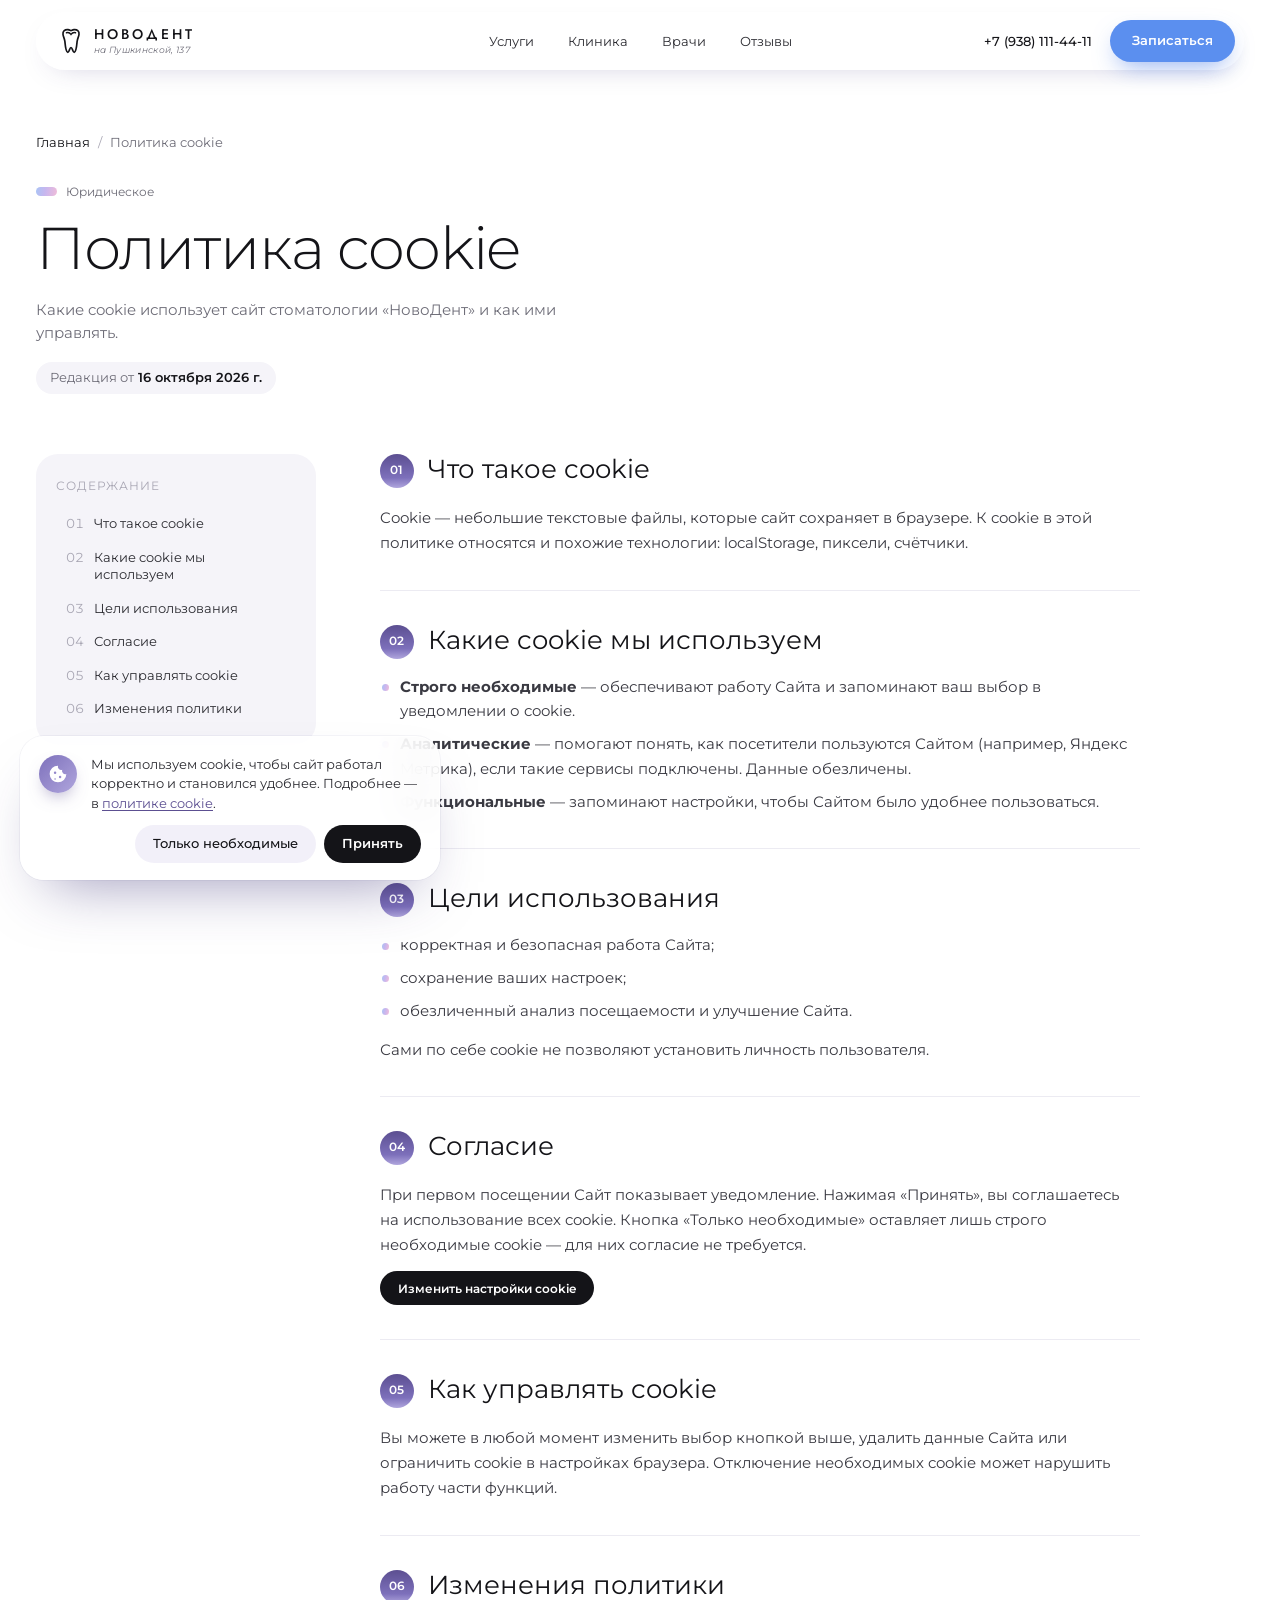
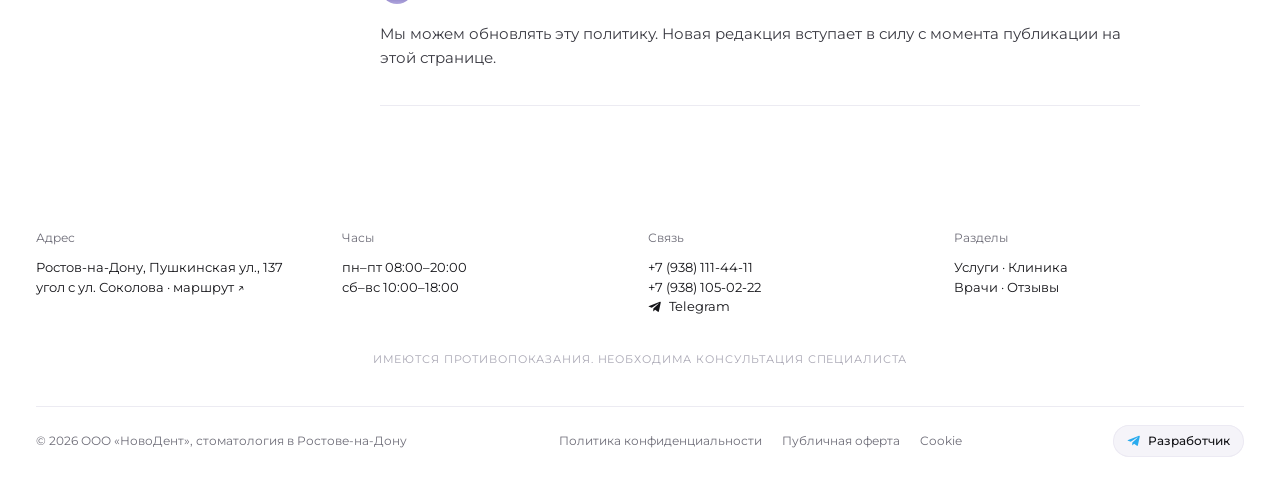
<file: cookies.html>
<!doctype html>
<html lang="ru">
<head>
  <meta charset="utf-8">
  <meta name="viewport" content="width=device-width, initial-scale=1">
  <title>Политика cookie — НовоДент</title>
  <meta name="description" content="Какие cookie использует сайт стоматологии «НовоДент» и как ими управлять.">
  <link rel="preconnect" href="https://fonts.googleapis.com">
  <link rel="preconnect" href="https://fonts.gstatic.com" crossorigin>
  <link href="https://fonts.googleapis.com/css2?family=Jost:wght@300;400;500&family=Montserrat:wght@300;400;500;600;700&display=swap" rel="stylesheet">
  <link rel="icon" href="favicon.svg" type="image/svg+xml">
  <link rel="stylesheet" href="styles.css">
</head>
<body class="legal-page">

<!-- Шаблон документа: проверьте у юриста и заполните выделенные поля -->
<header class="header" id="header">
  <div class="container header__inner">
    <a href="index.html" class="logo" aria-label="НовоДент — на главную">
      <svg class="logo__mark logo__mark--tooth" viewBox="0 0 48 52" aria-hidden="true"><path d="M8 13C7 6 12 2.5 18 3.2c3.3.4 4.6 2 6 2s2.7-1.6 6-2C36 2.5 41 6 40 13c-.7 5-3.2 8.2-3.8 14-.7 7.3-1.6 20.5-5.6 21.6-3 .8-3.8-9.6-6.6-9.6s-3.6 10.4-6.6 9.6c-4-1.1-4.9-14.3-5.6-21.6C11.2 21.2 8.7 18 8 13Z" fill="none" stroke="currentColor" stroke-width="3.4" stroke-linejoin="round"/><path d="M15 9.5c4.5-1.5 7.5 1.3 9 3.3 1.5-2 4.5-4.8 9-3.3" fill="none" stroke="currentColor" stroke-width="3" stroke-linecap="round"/></svg>
      <span class="logo__text logo__text--nd">НОВОДЕНТ<small>на Пушкинской, 137</small></span>
    </a>
    <nav class="nav" id="nav">
      <a href="index.html#services">Услуги</a>
      <a href="index.html#clinic">Клиника</a>
      <a href="index.html#doctors">Врачи</a>
      <a href="index.html#reviews">Отзывы</a>
    </nav>
    <div class="header__right">
      <a href="tel:+79381114411" class="header__phone">+7 (938) 111-44-11</a>
      <a href="index.html#booking" class="btn btn--blue btn--sm">Записаться</a>
      <button class="burger" id="burger" aria-label="Меню"><span></span><span></span></button>
    </div>
  </div>
</header>

<main class="container legal">
  <nav class="legal__crumbs" aria-label="Навигация"><a href="index.html">Главная</a><span>/</span>Политика cookie</nav>
  <span class="label">Юридическое</span>
  <h1 class="legal__title">Политика cookie</h1>
  <p class="legal__lead">Какие cookie использует сайт стоматологии «НовоДент» и как ими управлять.</p>
  <p class="legal__date">Редакция от <b>16 октября 2026 г.</b></p>

  <div class="legal__grid">
    <aside class="legal__toc">
      <span>Содержание</span>
      <ol><li><a href="#s1">Что такое cookie</a></li><li><a href="#s2">Какие cookie мы используем</a></li><li><a href="#s3">Цели использования</a></li><li><a href="#s4">Согласие</a></li><li><a href="#s5">Как управлять cookie</a></li><li><a href="#s6">Изменения политики</a></li></ol>
    </aside>
    <article class="legal__body">
      <section class="legal__sec" id="s1">
        <h2><span>01</span>Что такое cookie</h2>
        <p>Cookie — небольшие текстовые файлы, которые сайт сохраняет в браузере. К cookie в этой политике относятся и похожие технологии: localStorage, пиксели, счётчики.</p>
      </section>
      <section class="legal__sec" id="s2">
        <h2><span>02</span>Какие cookie мы используем</h2>
        <ul><li><b>Строго необходимые</b> — обеспечивают работу Сайта и запоминают ваш выбор в уведомлении о cookie.</li><li><b>Аналитические</b> — помогают понять, как посетители пользуются Сайтом (например, Яндекс Метрика), если такие сервисы подключены. Данные обезличены.</li><li><b>Функциональные</b> — запоминают настройки, чтобы Сайтом было удобнее пользоваться.</li></ul>
      </section>
      <section class="legal__sec" id="s3">
        <h2><span>03</span>Цели использования</h2>
        <ul><li>корректная и безопасная работа Сайта;</li><li>сохранение ваших настроек;</li><li>обезличенный анализ посещаемости и улучшение Сайта.</li></ul><p>Сами по себе cookie не позволяют установить личность пользователя.</p>
      </section>
      <section class="legal__sec" id="s4">
        <h2><span>04</span>Согласие</h2>
        <p>При первом посещении Сайт показывает уведомление. Нажимая «Принять», вы соглашаетесь на использование всех cookie. Кнопка «Только необходимые» оставляет лишь строго необходимые cookie — для них согласие не требуется.</p><p><button type="button" class="btn btn--dark btn--sm" data-cookie-reset>Изменить настройки cookie</button></p>
      </section>
      <section class="legal__sec" id="s5">
        <h2><span>05</span>Как управлять cookie</h2>
        <p>Вы можете в любой момент изменить выбор кнопкой выше, удалить данные Сайта или ограничить cookie в настройках браузера. Отключение необходимых cookie может нарушить работу части функций.</p>
      </section>
      <section class="legal__sec" id="s6">
        <h2><span>06</span>Изменения политики</h2>
        <p>Мы можем обновлять эту политику. Новая редакция вступает в силу с момента публикации на этой странице.</p>
      </section>

    </article>
  </div>
</main>

<footer class="footer container">
  <div class="footer__cols">
    <div><span>Адрес</span><p>Ростов-на-Дону, Пушкинская ул., 137<br>угол с ул. Соколова · <a href="https://yandex.ru/maps/org/novodent/208038139063/" target="_blank" rel="noopener">маршрут ↗</a></p></div>
    <div><span>Часы</span><p>пн–пт 08:00–20:00<br>сб–вс 10:00–18:00</p></div>
    <div><span>Связь</span><p><a href="tel:+79381114411">+7 (938) 111-44-11</a><br><a href="tel:+79381050222">+7 (938) 105-02-22</a><br><a href="https://t.me/novodentclinic" target="_blank" rel="noopener" class="vk-link"><svg width="14" height="14" viewBox="0 0 24 24" aria-hidden="true"><path fill="currentColor" d="M21.9 4.3 18.7 19.4c-.2 1-.9 1.3-1.7.8l-4.8-3.6-2.3 2.2c-.3.3-.5.5-1 .5l.3-4.9 8.9-8c.4-.3-.1-.5-.6-.2l-11 6.9-4.7-1.5c-1-.3-1-1 .2-1.5L20.5 3c.9-.3 1.6.2 1.4 1.3z"/></svg>Telegram</a></p></div>
    <div><span>Разделы</span><p><a href="index.html#services">Услуги</a> · <a href="index.html#clinic">Клиника</a><br><a href="index.html#doctors">Врачи</a> · <a href="index.html#reviews">Отзывы</a></p></div>
  </div>
  <p class="footer__warn">Имеются противопоказания. Необходима консультация специалиста</p>
  <div class="footer__bottom">
    <span>© 2026 ООО «НовоДент», стоматология в Ростове-на-Дону</span>
    <nav class="footer__legal" aria-label="Документы">
      <a href="privacy.html">Политика конфиденциальности</a>
      <a href="offer.html">Публичная оферта</a>
      <a href="cookies.html">Cookie</a>
    </nav>
    <a class="dev-link" href="https://t.me/vladimir_nvrs" target="_blank" rel="noopener">
      <svg width="14" height="14" viewBox="0 0 24 24" aria-hidden="true"><path fill="currentColor" d="M21.9 4.3 18.7 19.4c-.2 1-.9 1.3-1.7.8l-4.8-3.6-2.3 2.2c-.3.3-.5.5-1 .5l.3-4.9 8.9-8c.4-.3-.1-.5-.6-.2l-11 6.9-4.7-1.5c-1-.3-1-1 .2-1.5L20.5 3c.9-.3 1.6.2 1.4 1.3z"/></svg>
      Разработчик
    </a>
  </div>
</footer>

<script src="common.js"></script>
</body>
</html>
</file>
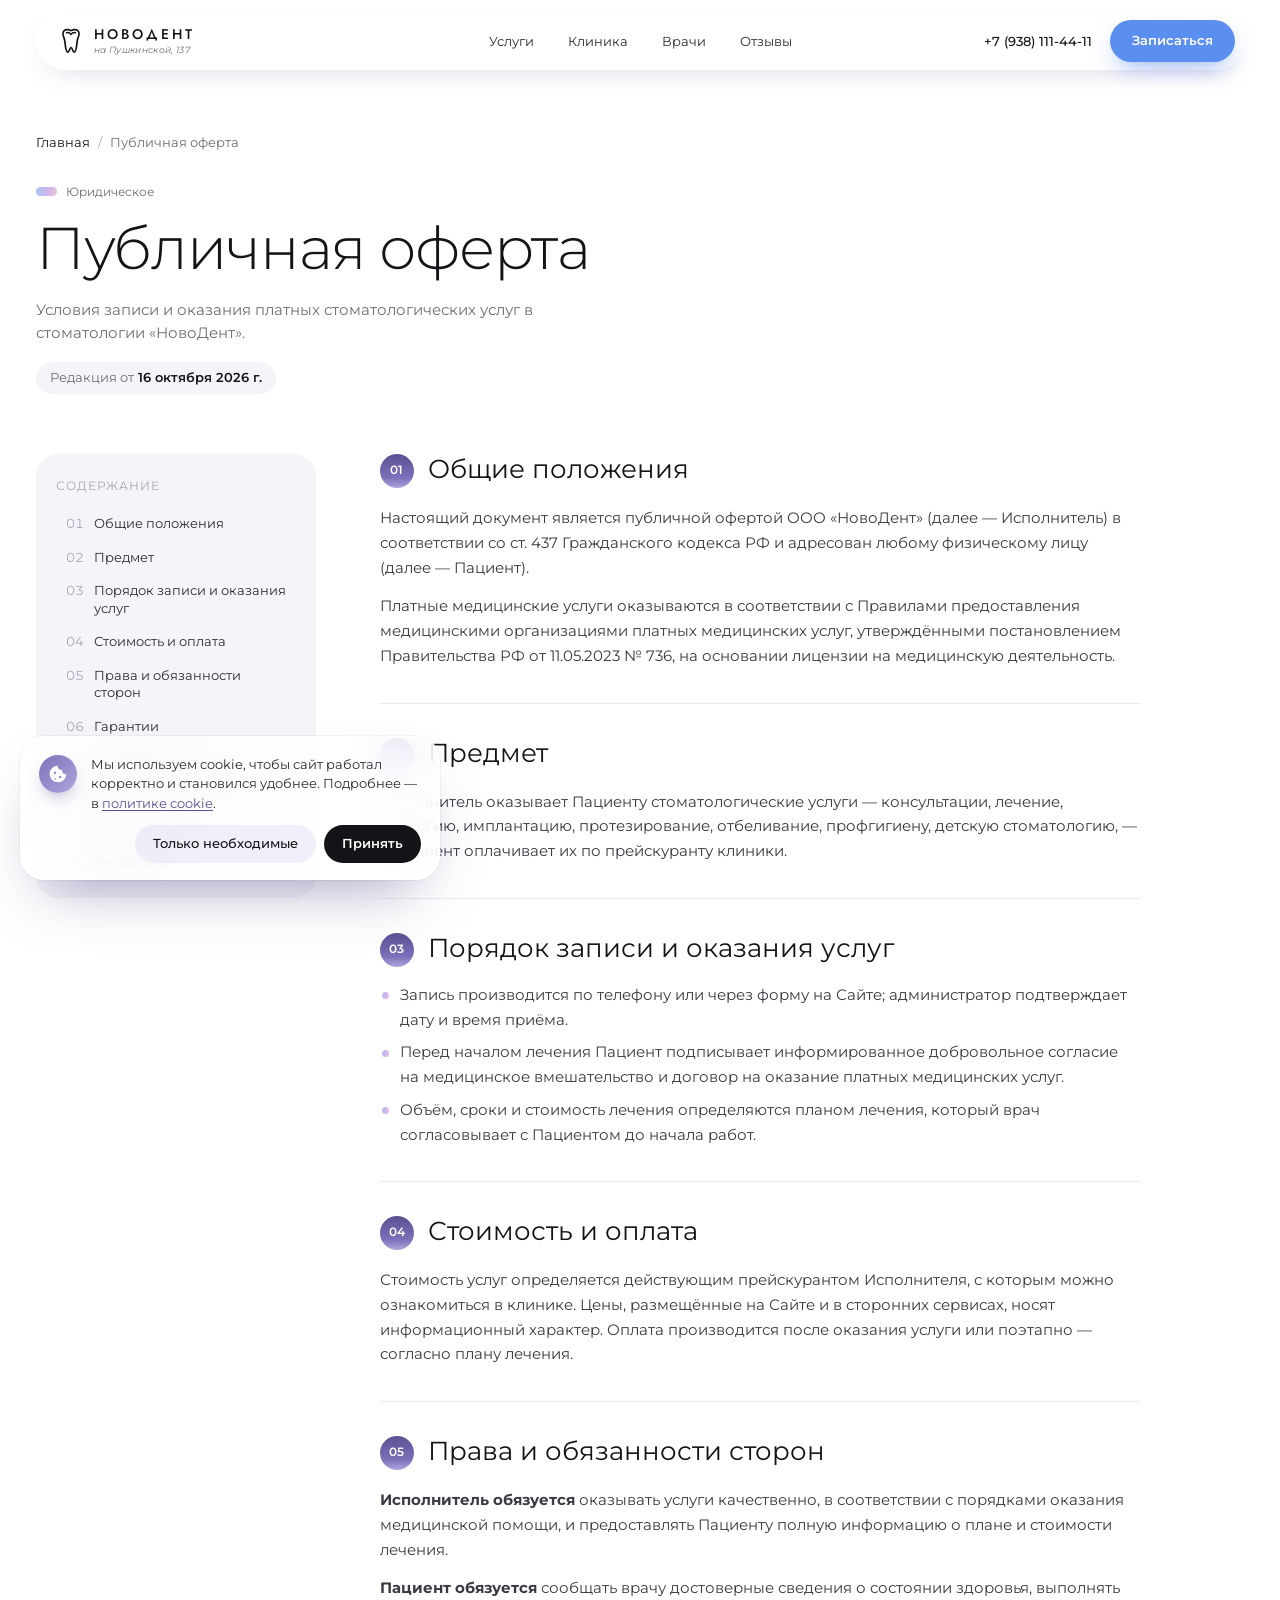
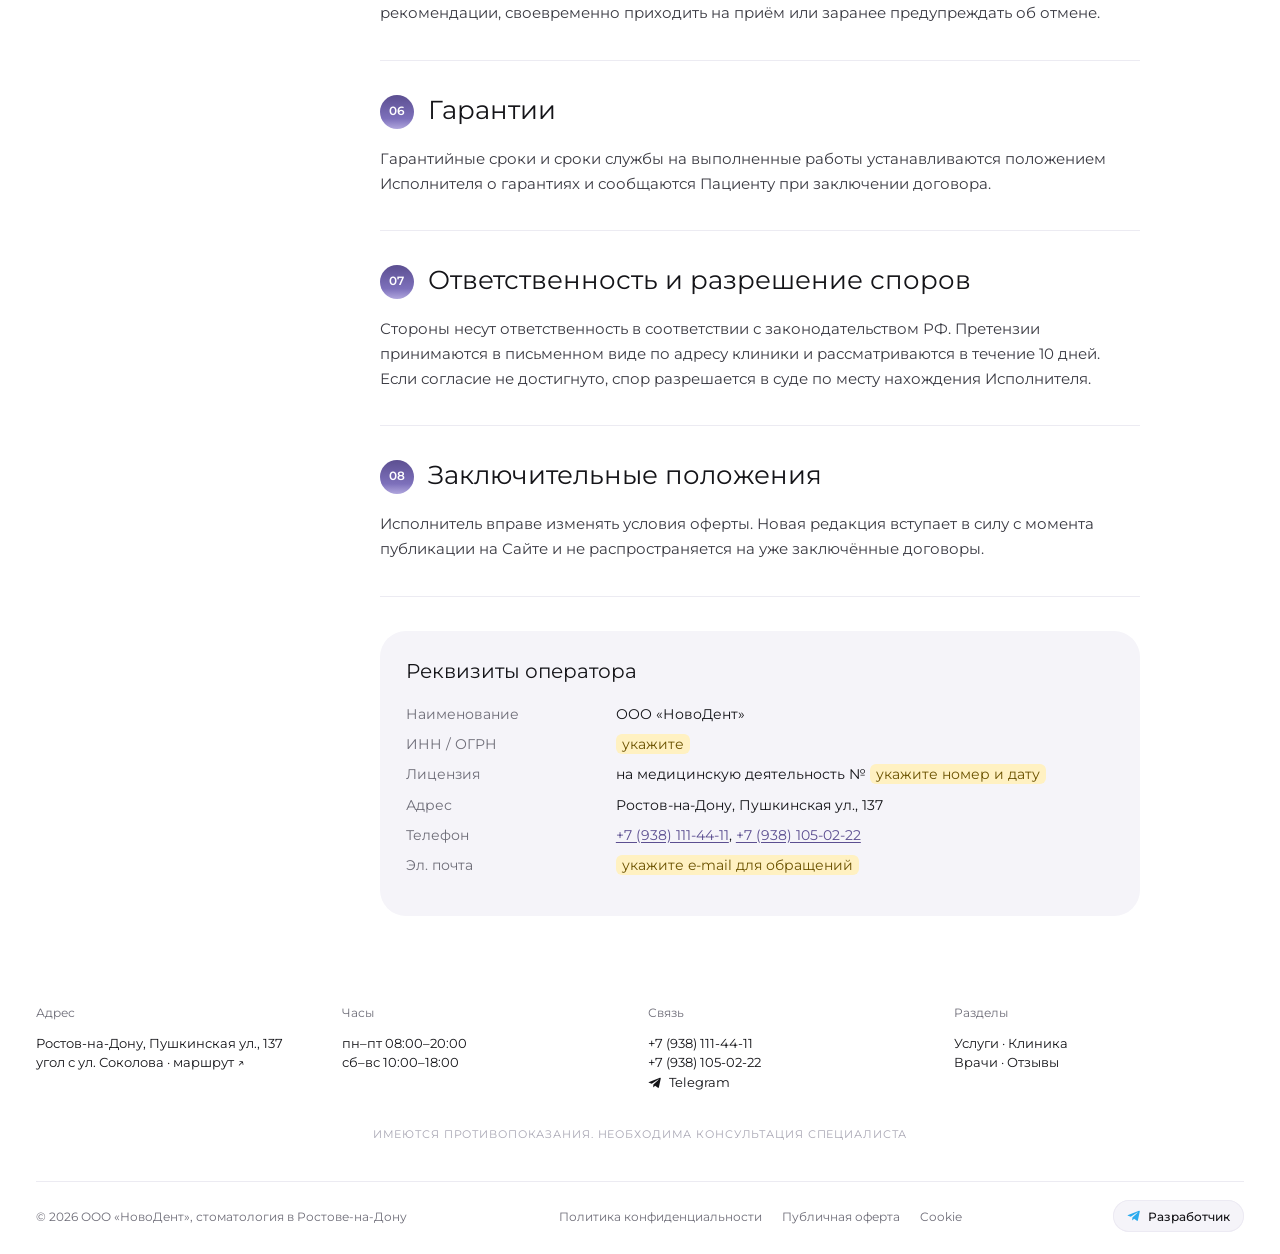
<file: offer.html>
<!doctype html>
<html lang="ru">
<head>
  <meta charset="utf-8">
  <meta name="viewport" content="width=device-width, initial-scale=1">
  <title>Публичная оферта — НовоДент</title>
  <meta name="description" content="Условия записи и оказания платных стоматологических услуг в стоматологии «НовоДент».">
  <link rel="preconnect" href="https://fonts.googleapis.com">
  <link rel="preconnect" href="https://fonts.gstatic.com" crossorigin>
  <link href="https://fonts.googleapis.com/css2?family=Jost:wght@300;400;500&family=Montserrat:wght@300;400;500;600;700&display=swap" rel="stylesheet">
  <link rel="icon" href="favicon.svg" type="image/svg+xml">
  <link rel="stylesheet" href="styles.css">
</head>
<body class="legal-page">

<!-- Шаблон документа: проверьте у юриста и заполните выделенные поля -->
<header class="header" id="header">
  <div class="container header__inner">
    <a href="index.html" class="logo" aria-label="НовоДент — на главную">
      <svg class="logo__mark logo__mark--tooth" viewBox="0 0 48 52" aria-hidden="true"><path d="M8 13C7 6 12 2.5 18 3.2c3.3.4 4.6 2 6 2s2.7-1.6 6-2C36 2.5 41 6 40 13c-.7 5-3.2 8.2-3.8 14-.7 7.3-1.6 20.5-5.6 21.6-3 .8-3.8-9.6-6.6-9.6s-3.6 10.4-6.6 9.6c-4-1.1-4.9-14.3-5.6-21.6C11.2 21.2 8.7 18 8 13Z" fill="none" stroke="currentColor" stroke-width="3.4" stroke-linejoin="round"/><path d="M15 9.5c4.5-1.5 7.5 1.3 9 3.3 1.5-2 4.5-4.8 9-3.3" fill="none" stroke="currentColor" stroke-width="3" stroke-linecap="round"/></svg>
      <span class="logo__text logo__text--nd">НОВОДЕНТ<small>на Пушкинской, 137</small></span>
    </a>
    <nav class="nav" id="nav">
      <a href="index.html#services">Услуги</a>
      <a href="index.html#clinic">Клиника</a>
      <a href="index.html#doctors">Врачи</a>
      <a href="index.html#reviews">Отзывы</a>
    </nav>
    <div class="header__right">
      <a href="tel:+79381114411" class="header__phone">+7 (938) 111-44-11</a>
      <a href="index.html#booking" class="btn btn--blue btn--sm">Записаться</a>
      <button class="burger" id="burger" aria-label="Меню"><span></span><span></span></button>
    </div>
  </div>
</header>

<main class="container legal">
  <nav class="legal__crumbs" aria-label="Навигация"><a href="index.html">Главная</a><span>/</span>Публичная оферта</nav>
  <span class="label">Юридическое</span>
  <h1 class="legal__title">Публичная оферта</h1>
  <p class="legal__lead">Условия записи и оказания платных стоматологических услуг в стоматологии «НовоДент».</p>
  <p class="legal__date">Редакция от <b>16 октября 2026 г.</b></p>

  <div class="legal__grid">
    <aside class="legal__toc">
      <span>Содержание</span>
      <ol><li><a href="#s1">Общие положения</a></li><li><a href="#s2">Предмет</a></li><li><a href="#s3">Порядок записи и оказания услуг</a></li><li><a href="#s4">Стоимость и оплата</a></li><li><a href="#s5">Права и обязанности сторон</a></li><li><a href="#s6">Гарантии</a></li><li><a href="#s7">Ответственность и разрешение споров</a></li><li><a href="#s8">Заключительные положения</a></li><li><a href="#req">Реквизиты</a></li></ol>
    </aside>
    <article class="legal__body">
      <section class="legal__sec" id="s1">
        <h2><span>01</span>Общие положения</h2>
        <p>Настоящий документ является публичной офертой ООО «НовоДент» (далее — Исполнитель) в соответствии со ст. 437 Гражданского кодекса РФ и адресован любому физическому лицу (далее — Пациент).</p><p>Платные медицинские услуги оказываются в соответствии с Правилами предоставления медицинскими организациями платных медицинских услуг, утверждёнными постановлением Правительства РФ от 11.05.2023 № 736, на основании лицензии на медицинскую деятельность.</p>
      </section>
      <section class="legal__sec" id="s2">
        <h2><span>02</span>Предмет</h2>
        <p>Исполнитель оказывает Пациенту стоматологические услуги — консультации, лечение, хирургию, имплантацию, протезирование, отбеливание, профгигиену, детскую стоматологию, — а Пациент оплачивает их по прейскуранту клиники.</p>
      </section>
      <section class="legal__sec" id="s3">
        <h2><span>03</span>Порядок записи и оказания услуг</h2>
        <ul><li>Запись производится по телефону или через форму на Сайте; администратор подтверждает дату и время приёма.</li><li>Перед началом лечения Пациент подписывает информированное добровольное согласие на медицинское вмешательство и договор на оказание платных медицинских услуг.</li><li>Объём, сроки и стоимость лечения определяются планом лечения, который врач согласовывает с Пациентом до начала работ.</li></ul>
      </section>
      <section class="legal__sec" id="s4">
        <h2><span>04</span>Стоимость и оплата</h2>
        <p>Стоимость услуг определяется действующим прейскурантом Исполнителя, с которым можно ознакомиться в клинике. Цены, размещённые на Сайте и в сторонних сервисах, носят информационный характер. Оплата производится после оказания услуги или поэтапно — согласно плану лечения.</p>
      </section>
      <section class="legal__sec" id="s5">
        <h2><span>05</span>Права и обязанности сторон</h2>
        <p><b>Исполнитель обязуется</b> оказывать услуги качественно, в соответствии с порядками оказания медицинской помощи, и предоставлять Пациенту полную информацию о плане и стоимости лечения.</p><p><b>Пациент обязуется</b> сообщать врачу достоверные сведения о состоянии здоровья, выполнять рекомендации, своевременно приходить на приём или заранее предупреждать об отмене.</p>
      </section>
      <section class="legal__sec" id="s6">
        <h2><span>06</span>Гарантии</h2>
        <p>Гарантийные сроки и сроки службы на выполненные работы устанавливаются положением Исполнителя о гарантиях и сообщаются Пациенту при заключении договора.</p>
      </section>
      <section class="legal__sec" id="s7">
        <h2><span>07</span>Ответственность и разрешение споров</h2>
        <p>Стороны несут ответственность в соответствии с законодательством РФ. Претензии принимаются в письменном виде по адресу клиники и рассматриваются в течение 10 дней. Если согласие не достигнуто, спор разрешается в суде по месту нахождения Исполнителя.</p>
      </section>
      <section class="legal__sec" id="s8">
        <h2><span>08</span>Заключительные положения</h2>
        <p>Исполнитель вправе изменять условия оферты. Новая редакция вступает в силу с момента публикации на Сайте и не распространяется на уже заключённые договоры.</p>
      </section>
      <div class="legal__req" id="req">
        <h2>Реквизиты оператора</h2>
        <dl>
          <dt>Наименование</dt><dd>ООО «НовоДент»</dd>
          <dt>ИНН / ОГРН</dt><dd><mark>укажите</mark></dd>
          <dt>Лицензия</dt><dd>на медицинскую деятельность № <mark>укажите номер и дату</mark></dd>
          <dt>Адрес</dt><dd>Ростов-на-Дону, Пушкинская ул., 137</dd>
          <dt>Телефон</dt><dd><a href="tel:+79381114411">+7 (938) 111-44-11</a>, <a href="tel:+79381050222">+7 (938) 105-02-22</a></dd>
          <dt>Эл. почта</dt><dd><mark>укажите e-mail для обращений</mark></dd>
        </dl>
      </div>
    </article>
  </div>
</main>

<footer class="footer container">
  <div class="footer__cols">
    <div><span>Адрес</span><p>Ростов-на-Дону, Пушкинская ул., 137<br>угол с ул. Соколова · <a href="https://yandex.ru/maps/org/novodent/208038139063/" target="_blank" rel="noopener">маршрут ↗</a></p></div>
    <div><span>Часы</span><p>пн–пт 08:00–20:00<br>сб–вс 10:00–18:00</p></div>
    <div><span>Связь</span><p><a href="tel:+79381114411">+7 (938) 111-44-11</a><br><a href="tel:+79381050222">+7 (938) 105-02-22</a><br><a href="https://t.me/novodentclinic" target="_blank" rel="noopener" class="vk-link"><svg width="14" height="14" viewBox="0 0 24 24" aria-hidden="true"><path fill="currentColor" d="M21.9 4.3 18.7 19.4c-.2 1-.9 1.3-1.7.8l-4.8-3.6-2.3 2.2c-.3.3-.5.5-1 .5l.3-4.9 8.9-8c.4-.3-.1-.5-.6-.2l-11 6.9-4.7-1.5c-1-.3-1-1 .2-1.5L20.5 3c.9-.3 1.6.2 1.4 1.3z"/></svg>Telegram</a></p></div>
    <div><span>Разделы</span><p><a href="index.html#services">Услуги</a> · <a href="index.html#clinic">Клиника</a><br><a href="index.html#doctors">Врачи</a> · <a href="index.html#reviews">Отзывы</a></p></div>
  </div>
  <p class="footer__warn">Имеются противопоказания. Необходима консультация специалиста</p>
  <div class="footer__bottom">
    <span>© 2026 ООО «НовоДент», стоматология в Ростове-на-Дону</span>
    <nav class="footer__legal" aria-label="Документы">
      <a href="privacy.html">Политика конфиденциальности</a>
      <a href="offer.html">Публичная оферта</a>
      <a href="cookies.html">Cookie</a>
    </nav>
    <a class="dev-link" href="https://t.me/vladimir_nvrs" target="_blank" rel="noopener">
      <svg width="14" height="14" viewBox="0 0 24 24" aria-hidden="true"><path fill="currentColor" d="M21.9 4.3 18.7 19.4c-.2 1-.9 1.3-1.7.8l-4.8-3.6-2.3 2.2c-.3.3-.5.5-1 .5l.3-4.9 8.9-8c.4-.3-.1-.5-.6-.2l-11 6.9-4.7-1.5c-1-.3-1-1 .2-1.5L20.5 3c.9-.3 1.6.2 1.4 1.3z"/></svg>
      Разработчик
    </a>
  </div>
</footer>

<script src="common.js"></script>
</body>
</html>
</file>
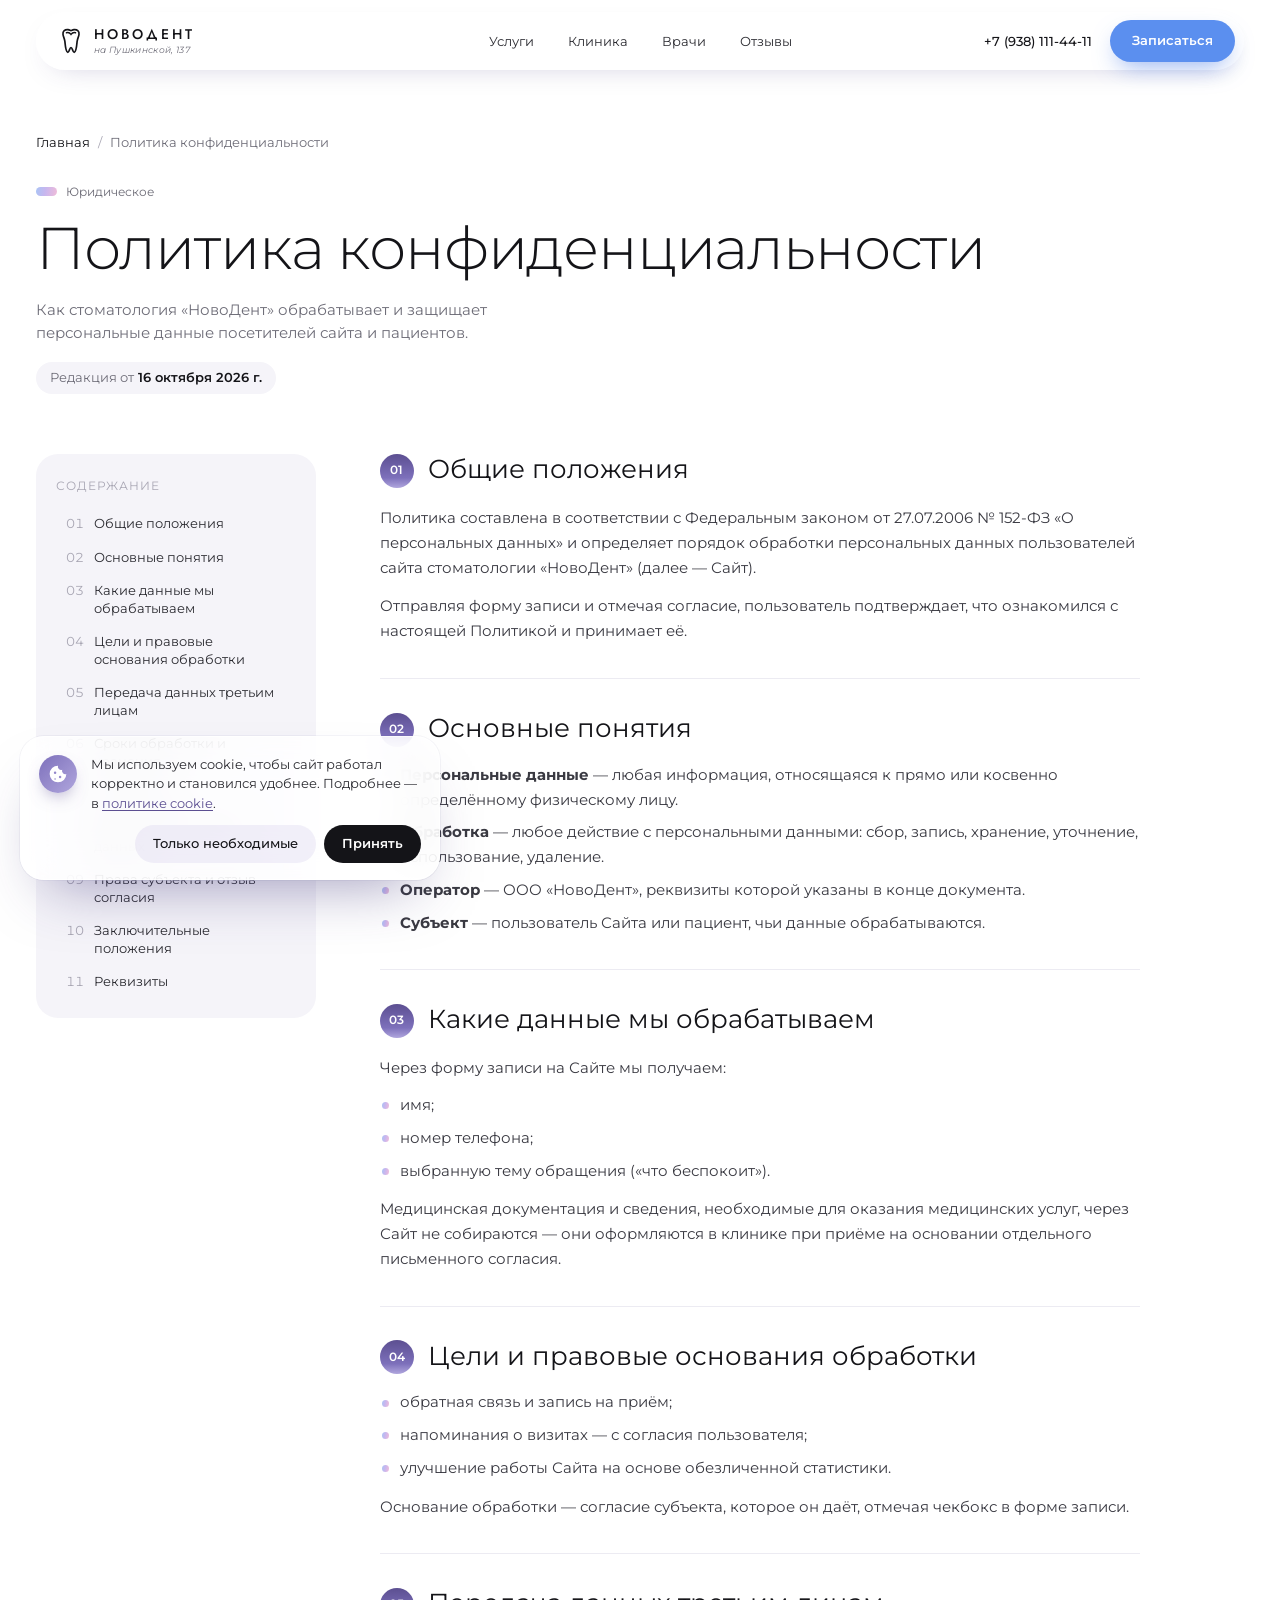
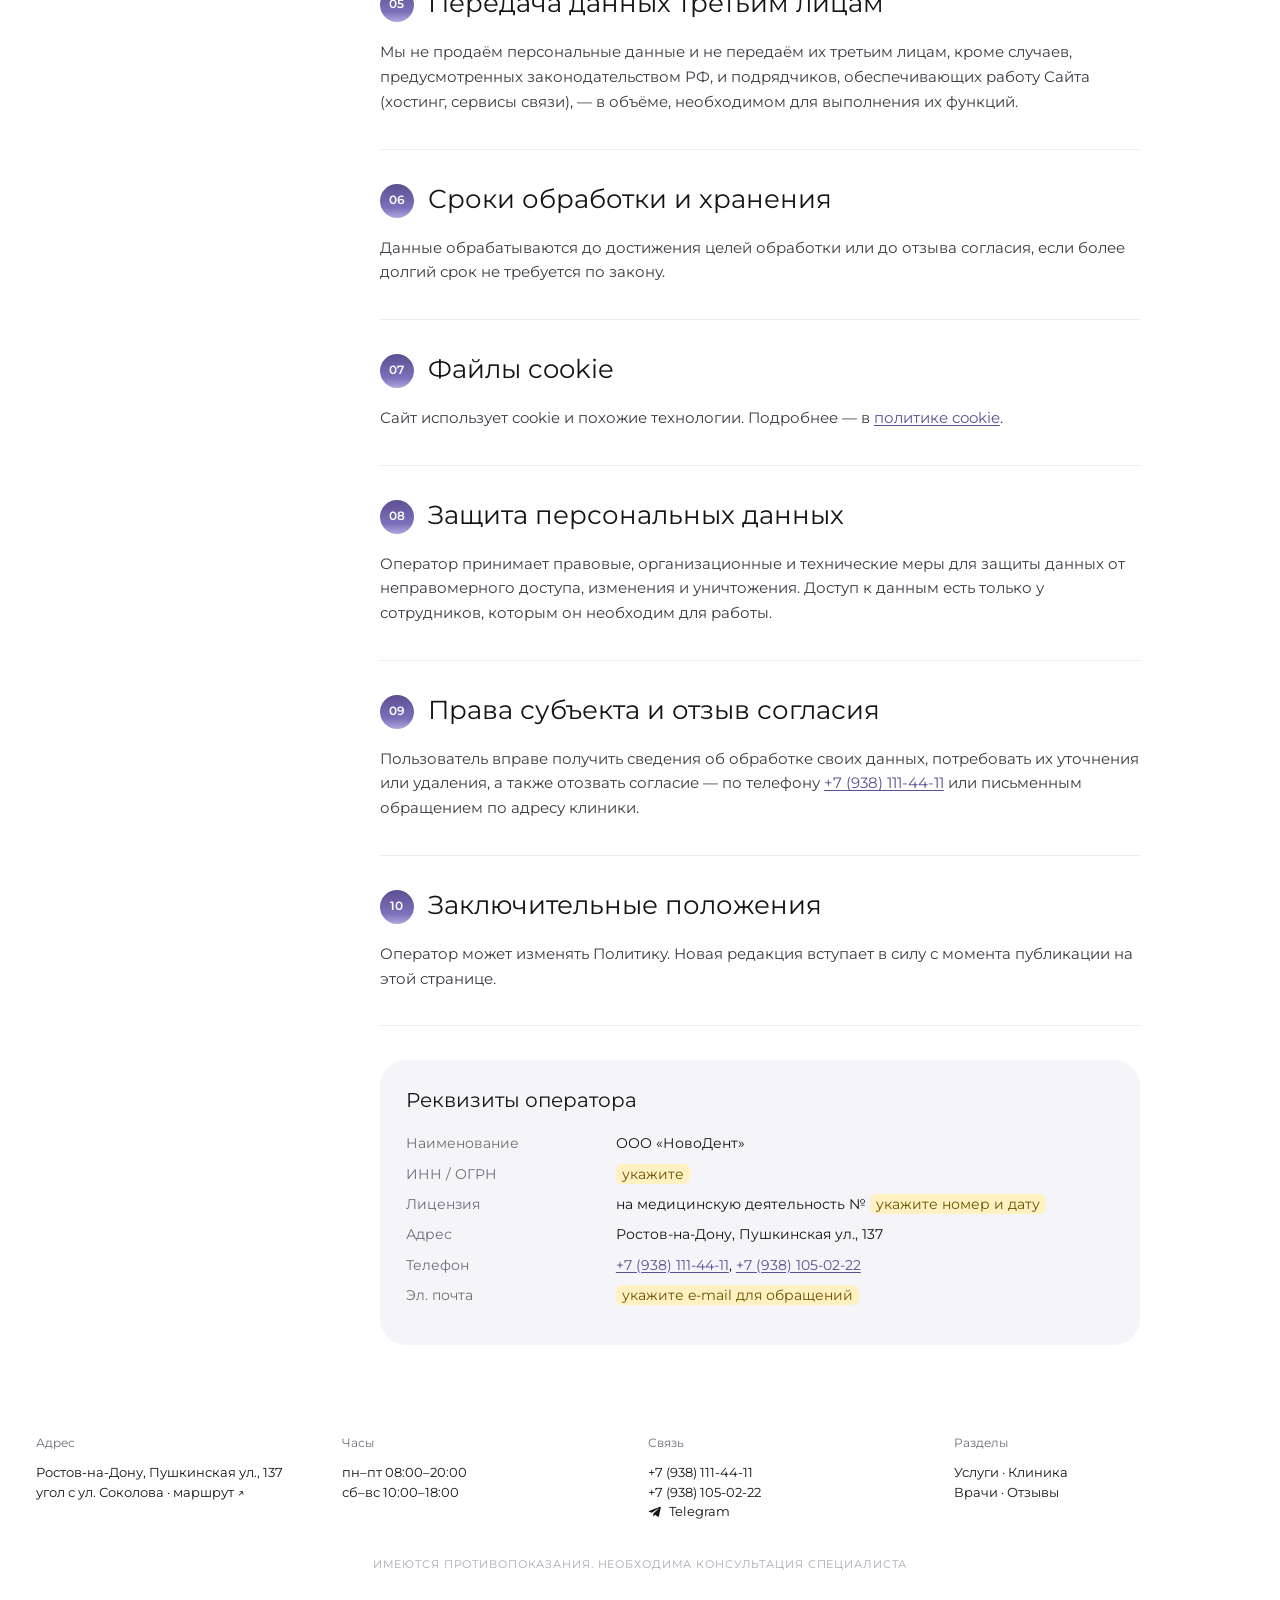
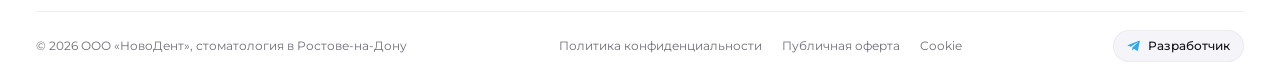
<file: privacy.html>
<!doctype html>
<html lang="ru">
<head>
  <meta charset="utf-8">
  <meta name="viewport" content="width=device-width, initial-scale=1">
  <title>Политика конфиденциальности — НовоДент</title>
  <meta name="description" content="Как стоматология «НовоДент» обрабатывает и защищает персональные данные посетителей сайта и пациентов.">
  <link rel="preconnect" href="https://fonts.googleapis.com">
  <link rel="preconnect" href="https://fonts.gstatic.com" crossorigin>
  <link href="https://fonts.googleapis.com/css2?family=Jost:wght@300;400;500&family=Montserrat:wght@300;400;500;600;700&display=swap" rel="stylesheet">
  <link rel="icon" href="favicon.svg" type="image/svg+xml">
  <link rel="stylesheet" href="styles.css">
</head>
<body class="legal-page">

<!-- Шаблон документа: проверьте у юриста и заполните выделенные поля -->
<header class="header" id="header">
  <div class="container header__inner">
    <a href="index.html" class="logo" aria-label="НовоДент — на главную">
      <svg class="logo__mark logo__mark--tooth" viewBox="0 0 48 52" aria-hidden="true"><path d="M8 13C7 6 12 2.5 18 3.2c3.3.4 4.6 2 6 2s2.7-1.6 6-2C36 2.5 41 6 40 13c-.7 5-3.2 8.2-3.8 14-.7 7.3-1.6 20.5-5.6 21.6-3 .8-3.8-9.6-6.6-9.6s-3.6 10.4-6.6 9.6c-4-1.1-4.9-14.3-5.6-21.6C11.2 21.2 8.7 18 8 13Z" fill="none" stroke="currentColor" stroke-width="3.4" stroke-linejoin="round"/><path d="M15 9.5c4.5-1.5 7.5 1.3 9 3.3 1.5-2 4.5-4.8 9-3.3" fill="none" stroke="currentColor" stroke-width="3" stroke-linecap="round"/></svg>
      <span class="logo__text logo__text--nd">НОВОДЕНТ<small>на Пушкинской, 137</small></span>
    </a>
    <nav class="nav" id="nav">
      <a href="index.html#services">Услуги</a>
      <a href="index.html#clinic">Клиника</a>
      <a href="index.html#doctors">Врачи</a>
      <a href="index.html#reviews">Отзывы</a>
    </nav>
    <div class="header__right">
      <a href="tel:+79381114411" class="header__phone">+7 (938) 111-44-11</a>
      <a href="index.html#booking" class="btn btn--blue btn--sm">Записаться</a>
      <button class="burger" id="burger" aria-label="Меню"><span></span><span></span></button>
    </div>
  </div>
</header>

<main class="container legal">
  <nav class="legal__crumbs" aria-label="Навигация"><a href="index.html">Главная</a><span>/</span>Политика конфиденциальности</nav>
  <span class="label">Юридическое</span>
  <h1 class="legal__title">Политика конфиденциальности</h1>
  <p class="legal__lead">Как стоматология «НовоДент» обрабатывает и защищает персональные данные посетителей сайта и пациентов.</p>
  <p class="legal__date">Редакция от <b>16 октября 2026 г.</b></p>

  <div class="legal__grid">
    <aside class="legal__toc">
      <span>Содержание</span>
      <ol><li><a href="#s1">Общие положения</a></li><li><a href="#s2">Основные понятия</a></li><li><a href="#s3">Какие данные мы обрабатываем</a></li><li><a href="#s4">Цели и правовые основания обработки</a></li><li><a href="#s5">Передача данных третьим лицам</a></li><li><a href="#s6">Сроки обработки и хранения</a></li><li><a href="#s7">Файлы cookie</a></li><li><a href="#s8">Защита персональных данных</a></li><li><a href="#s9">Права субъекта и отзыв согласия</a></li><li><a href="#s10">Заключительные положения</a></li><li><a href="#req">Реквизиты</a></li></ol>
    </aside>
    <article class="legal__body">
      <section class="legal__sec" id="s1">
        <h2><span>01</span>Общие положения</h2>
        <p>Политика составлена в соответствии с Федеральным законом от 27.07.2006 № 152-ФЗ «О персональных данных» и определяет порядок обработки персональных данных пользователей сайта стоматологии «НовоДент» (далее — Сайт).</p><p>Отправляя форму записи и отмечая согласие, пользователь подтверждает, что ознакомился с настоящей Политикой и принимает её.</p>
      </section>
      <section class="legal__sec" id="s2">
        <h2><span>02</span>Основные понятия</h2>
        <ul><li><b>Персональные данные</b> — любая информация, относящаяся к прямо или косвенно определённому физическому лицу.</li><li><b>Обработка</b> — любое действие с персональными данными: сбор, запись, хранение, уточнение, использование, удаление.</li><li><b>Оператор</b> — ООО «НовоДент», реквизиты которой указаны в конце документа.</li><li><b>Субъект</b> — пользователь Сайта или пациент, чьи данные обрабатываются.</li></ul>
      </section>
      <section class="legal__sec" id="s3">
        <h2><span>03</span>Какие данные мы обрабатываем</h2>
        <p>Через форму записи на Сайте мы получаем:</p><ul><li>имя;</li><li>номер телефона;</li><li>выбранную тему обращения («что беспокоит»).</li></ul><p>Медицинская документация и сведения, необходимые для оказания медицинских услуг, через Сайт не собираются — они оформляются в клинике при приёме на основании отдельного письменного согласия.</p>
      </section>
      <section class="legal__sec" id="s4">
        <h2><span>04</span>Цели и правовые основания обработки</h2>
        <ul><li>обратная связь и запись на приём;</li><li>напоминания о визитах — с согласия пользователя;</li><li>улучшение работы Сайта на основе обезличенной статистики.</li></ul><p>Основание обработки — согласие субъекта, которое он даёт, отмечая чекбокс в форме записи.</p>
      </section>
      <section class="legal__sec" id="s5">
        <h2><span>05</span>Передача данных третьим лицам</h2>
        <p>Мы не продаём персональные данные и не передаём их третьим лицам, кроме случаев, предусмотренных законодательством РФ, и подрядчиков, обеспечивающих работу Сайта (хостинг, сервисы связи), — в объёме, необходимом для выполнения их функций.</p>
      </section>
      <section class="legal__sec" id="s6">
        <h2><span>06</span>Сроки обработки и хранения</h2>
        <p>Данные обрабатываются до достижения целей обработки или до отзыва согласия, если более долгий срок не требуется по закону.</p>
      </section>
      <section class="legal__sec" id="s7">
        <h2><span>07</span>Файлы cookie</h2>
        <p>Сайт использует cookie и похожие технологии. Подробнее — в <a href="cookies.html">политике cookie</a>.</p>
      </section>
      <section class="legal__sec" id="s8">
        <h2><span>08</span>Защита персональных данных</h2>
        <p>Оператор принимает правовые, организационные и технические меры для защиты данных от неправомерного доступа, изменения и уничтожения. Доступ к данным есть только у сотрудников, которым он необходим для работы.</p>
      </section>
      <section class="legal__sec" id="s9">
        <h2><span>09</span>Права субъекта и отзыв согласия</h2>
        <p>Пользователь вправе получить сведения об обработке своих данных, потребовать их уточнения или удаления, а также отозвать согласие — по телефону <a href="tel:+79381114411">+7 (938) 111-44-11</a> или письменным обращением по адресу клиники.</p>
      </section>
      <section class="legal__sec" id="s10">
        <h2><span>10</span>Заключительные положения</h2>
        <p>Оператор может изменять Политику. Новая редакция вступает в силу с момента публикации на этой странице.</p>
      </section>
      <div class="legal__req" id="req">
        <h2>Реквизиты оператора</h2>
        <dl>
          <dt>Наименование</dt><dd>ООО «НовоДент»</dd>
          <dt>ИНН / ОГРН</dt><dd><mark>укажите</mark></dd>
          <dt>Лицензия</dt><dd>на медицинскую деятельность № <mark>укажите номер и дату</mark></dd>
          <dt>Адрес</dt><dd>Ростов-на-Дону, Пушкинская ул., 137</dd>
          <dt>Телефон</dt><dd><a href="tel:+79381114411">+7 (938) 111-44-11</a>, <a href="tel:+79381050222">+7 (938) 105-02-22</a></dd>
          <dt>Эл. почта</dt><dd><mark>укажите e-mail для обращений</mark></dd>
        </dl>
      </div>
    </article>
  </div>
</main>

<footer class="footer container">
  <div class="footer__cols">
    <div><span>Адрес</span><p>Ростов-на-Дону, Пушкинская ул., 137<br>угол с ул. Соколова · <a href="https://yandex.ru/maps/org/novodent/208038139063/" target="_blank" rel="noopener">маршрут ↗</a></p></div>
    <div><span>Часы</span><p>пн–пт 08:00–20:00<br>сб–вс 10:00–18:00</p></div>
    <div><span>Связь</span><p><a href="tel:+79381114411">+7 (938) 111-44-11</a><br><a href="tel:+79381050222">+7 (938) 105-02-22</a><br><a href="https://t.me/novodentclinic" target="_blank" rel="noopener" class="vk-link"><svg width="14" height="14" viewBox="0 0 24 24" aria-hidden="true"><path fill="currentColor" d="M21.9 4.3 18.7 19.4c-.2 1-.9 1.3-1.7.8l-4.8-3.6-2.3 2.2c-.3.3-.5.5-1 .5l.3-4.9 8.9-8c.4-.3-.1-.5-.6-.2l-11 6.9-4.7-1.5c-1-.3-1-1 .2-1.5L20.5 3c.9-.3 1.6.2 1.4 1.3z"/></svg>Telegram</a></p></div>
    <div><span>Разделы</span><p><a href="index.html#services">Услуги</a> · <a href="index.html#clinic">Клиника</a><br><a href="index.html#doctors">Врачи</a> · <a href="index.html#reviews">Отзывы</a></p></div>
  </div>
  <p class="footer__warn">Имеются противопоказания. Необходима консультация специалиста</p>
  <div class="footer__bottom">
    <span>© 2026 ООО «НовоДент», стоматология в Ростове-на-Дону</span>
    <nav class="footer__legal" aria-label="Документы">
      <a href="privacy.html">Политика конфиденциальности</a>
      <a href="offer.html">Публичная оферта</a>
      <a href="cookies.html">Cookie</a>
    </nav>
    <a class="dev-link" href="https://t.me/vladimir_nvrs" target="_blank" rel="noopener">
      <svg width="14" height="14" viewBox="0 0 24 24" aria-hidden="true"><path fill="currentColor" d="M21.9 4.3 18.7 19.4c-.2 1-.9 1.3-1.7.8l-4.8-3.6-2.3 2.2c-.3.3-.5.5-1 .5l.3-4.9 8.9-8c.4-.3-.1-.5-.6-.2l-11 6.9-4.7-1.5c-1-.3-1-1 .2-1.5L20.5 3c.9-.3 1.6.2 1.4 1.3z"/></svg>
      Разработчик
    </a>
  </div>
</footer>

<script src="common.js"></script>
</body>
</html>
</file>
<file: styles.css>
/* =========================================================
   Опал — клиника эстетической стоматологии
   ========================================================= */

:root {
  --ink: #141418;
  --text: #2a2a30;
  --gray: #6e6d78;
  --muted: #a9a7b4;
  --line: #ecebf2;
  --soft: #f5f4f9;
  --blue: #5b8fef;
  --blue-dark: #4a7fe0;

  --violet-1: #534788;
  --violet-2: #7a6cb4;
  --violet-3: #beb5e2;

  --radius-lg: 26px;
  --radius: 22px;
  --radius-sm: 14px;

  --pad: clamp(16px, 2.8vw, 40px);
  --gap: clamp(8px, 1vw, 14px);
  --header-h: 70px;

  --ease: cubic-bezier(.22, .8, .24, 1);
  --font: "Montserrat", system-ui, -apple-system, "Segoe UI", sans-serif;

  --grad-opal: linear-gradient(100deg, #a9c4f5 0%, #c8b6ee 45%, #f0bcd9 100%);
}

*,
*::before,
*::after { box-sizing: border-box; }

html { scroll-behavior: smooth; scroll-padding-top: calc(var(--header-h) + 16px); }

body {
  margin: 0;
  background: #fff;
  color: var(--ink);
  font-family: var(--font);
  font-size: 15px;
  line-height: 1.45;
  -webkit-font-smoothing: antialiased;
  overflow-x: hidden;
}

img { display: block; max-width: 100%; }
a { color: inherit; text-decoration: none; }
button, input, select { font: inherit; color: inherit; }
h1, h2, h3, p, ol, ul, figure, blockquote { margin: 0; padding: 0; }
ul, ol { list-style: none; }

.container {
  width: 100%;
  max-width: 1440px;
  margin: 0 auto;
  padding-left: var(--pad);
  padding-right: var(--pad);
}

/* ---------- Иконка-стрелка ↗ (поворачивается в → при наведении) ---------- */
.arr {
  display: inline-block;
  width: 10px;
  height: 10px;
  flex: none;
  background: currentColor;
  -webkit-mask: url("data:image/svg+xml,%3Csvg xmlns='http://www.w3.org/2000/svg' viewBox='0 0 10 10'%3E%3Cpath d='M2 8 8 2M3.2 2H8v4.8' fill='none' stroke='%23000' stroke-width='1.5' stroke-linecap='round' stroke-linejoin='round'/%3E%3C/svg%3E") center / contain no-repeat;
          mask: url("data:image/svg+xml,%3Csvg xmlns='http://www.w3.org/2000/svg' viewBox='0 0 10 10'%3E%3Cpath d='M2 8 8 2M3.2 2H8v4.8' fill='none' stroke='%23000' stroke-width='1.5' stroke-linecap='round' stroke-linejoin='round'/%3E%3C/svg%3E") center / contain no-repeat;
  transition: transform .35s var(--ease);
}

/* ---------- Кнопки ---------- */
.btn {
  display: inline-flex;
  align-items: center;
  justify-content: center;
  gap: 12px;
  border: 0;
  border-radius: 999px;
  font-weight: 600;
  cursor: pointer;
  white-space: nowrap;
  transition: background .25s, color .25s, box-shadow .3s, transform .3s var(--ease);
}
.btn:hover .arr { transform: rotate(45deg); }
.btn:active { transform: scale(.97); }

.btn--blue {
  background: var(--blue);
  color: #fff;
  box-shadow: 0 10px 24px -8px rgba(76, 125, 230, .65);
}
.btn--blue:hover { background: var(--blue-dark); box-shadow: 0 14px 30px -8px rgba(76, 125, 230, .75); }

.btn--dark { background: var(--ink); color: #fff; }
.btn--dark:hover { background: #000; }

.btn--white { background: #fff; color: var(--ink); }
.btn--white:hover { background: var(--ink); color: #fff; }

.btn--sm { height: 34px; padding: 0 18px; font-size: 12px; }
.btn--xs { height: 32px; padding: 0 14px; font-size: 11.5px; gap: 8px; }
.btn--lg { height: 44px; padding: 0 22px; font-size: 13px; }
.btn--block { width: 100%; height: 48px; font-size: 14px; }

.btn-outline {
  display: inline-flex;
  align-items: center;
  gap: 10px;
  height: 0.76em;
  min-height: 38px;
  padding: 0 18px 0 16px;
  border: 1.5px solid var(--ink);
  border-radius: 999px;
  font-size: 14px;
  font-weight: 500;
  line-height: 1;
  letter-spacing: 0;
  vertical-align: 0.35em;
  margin-left: 6px;
  transition: background .25s, color .25s;
}
.btn-outline:hover { background: var(--ink); color: #fff; }

.nowrap { white-space: nowrap; }

.link-underline {
  font-size: 13px;
  font-weight: 500;
  padding-bottom: 3px;
  background: linear-gradient(currentColor, currentColor) left bottom / 100% 1.5px no-repeat;
  transition: background-size .35s var(--ease);
}
.link-underline:hover { background-size: 30% 1.5px; }

.circle-btn {
  position: absolute;
  top: 18px;
  right: 18px;
  z-index: 3;
  display: grid;
  place-items: center;
  width: 30px;
  height: 30px;
  border-radius: 50%;
  background: #fff;
  color: var(--ink);
  transition: background .25s, color .25s, transform .35s var(--ease);
}
.circle-btn .arr { width: 9px; height: 9px; }
.circle-btn--lg { top: auto; bottom: 20px; right: 20px; width: 38px; height: 38px; }
.circle-btn--lg .arr { width: 10px; height: 10px; }

.chip {
  position: relative;
  z-index: 2;
  align-self: flex-start;
  display: inline-flex;
  align-items: center;
  height: 26px;
  padding: 0 12px;
  border-radius: 999px;
  background: #fff;
  color: var(--ink);
  font-size: 11.5px;
  font-weight: 500;
}

.tag {
  position: absolute;
  z-index: 3;
  display: inline-flex;
  align-items: center;
  gap: 8px;
  height: 28px;
  padding: 0 13px;
  border-radius: 999px;
  font-size: 12px;
  font-weight: 600;
}
.tag--light { background: rgba(255, 255, 255, .92); color: var(--ink); }
.tag--dark { background: rgba(20, 20, 24, .92); color: #fff; }

.label {
  display: inline-flex;
  align-items: center;
  gap: 9px;
  font-size: 12px;
  color: var(--gray);
}
.label::before {
  content: "";
  width: 21px;
  height: 9px;
  border-radius: 999px;
  background: var(--grad-opal);
}

.h2 {
  margin-top: 18px;
  font-size: clamp(32px, 4.2vw, 60px);
  font-weight: 300;
  line-height: 1.08;
  letter-spacing: -0.02em;
}
.muted { color: var(--muted); }

.lead {
  max-width: 340px;
  font-size: 14px;
  line-height: 1.5;
  color: var(--gray);
}

/* ---------- Появление при скролле ---------- */
.reveal {
  opacity: 0;
  transform: translateY(28px);
  transition: opacity .9s var(--ease), transform .9s var(--ease);
  transition-delay: var(--d, 0s);
}
.reveal.is-in { opacity: 1; transform: none; }

@keyframes float {
  0%, 100% { transform: translateY(0) rotate(0); }
  50% { transform: translateY(-10px) rotate(1.5deg); }
}
.float { animation: float 6s ease-in-out infinite; }
.float--slow { animation-duration: 8s; }

/* =========================================================
   Шапка
   ========================================================= */
.header {
  position: fixed;
  inset: 0 0 auto;
  z-index: 50;
  height: var(--header-h);
  padding-top: 12px;
  pointer-events: none;
}
/* Шапка-«таблетка» */
.header__inner {
  position: relative;
  display: flex;
  align-items: center;
  justify-content: space-between;
  gap: 16px;
  width: calc(100% - 2 * var(--pad));
  max-width: 1360px;
  height: 58px;
  margin: 0 auto;
  padding: 0 8px 0 22px;
  border-radius: 999px;
  border: 1px solid rgba(255, 255, 255, .7);
  background: rgba(255, 255, 255, .62);
  -webkit-backdrop-filter: blur(20px) saturate(1.5);
          backdrop-filter: blur(20px) saturate(1.5);
  box-shadow: 0 1px 0 rgba(255, 255, 255, .9) inset, 0 10px 30px -18px rgba(60, 50, 120, .35);
  pointer-events: auto;
  transition: max-width .6s var(--ease), background .4s, box-shadow .4s;
}
.header.is-scrolled .header__inner {
  max-width: 1120px;
  background: rgba(255, 255, 255, .8);
  box-shadow: 0 1px 0 rgba(255, 255, 255, .9) inset, 0 18px 40px -20px rgba(60, 50, 120, .45), 0 0 0 1px rgba(90, 80, 140, .06);
}

.logo { display: inline-flex; align-items: center; gap: 11px; color: var(--ink); }
.logo__mark { width: 17px; height: 24px; fill: currentColor; flex: none; }
.logo__text {
  display: flex;
  flex-direction: column;
  font-family: "Jost", var(--font);
  font-size: 15px;
  font-weight: 400;
  line-height: 1;
  letter-spacing: .3em;
}
.logo__text small { margin-top: 4px; font-size: 7.5px; letter-spacing: .62em; }

.nav {
  position: absolute;
  left: 50%;
  transform: translateX(-50%);
  display: flex;
  gap: 2px;
  padding: 4px;
  border-radius: 999px;
  font-size: 13px;
  color: var(--text);
}
.nav a {
  padding: 9px 16px;
  border-radius: 999px;
  transition: background .25s, color .25s;
}
.nav a:hover { background: rgba(124, 110, 190, .1); color: var(--ink); }

.header__right { display: flex; align-items: center; gap: 18px; }
.header__phone { font-size: 13px; font-weight: 500; }
.header .btn--sm { height: 42px; padding: 0 22px; font-size: 12.5px; }

.burger { display: none; }

/* =========================================================
   Hero
   ========================================================= */
.hero {
  display: grid;
  grid-template-columns: 1fr 1.03fr;
  gap: clamp(20px, 2.8vw, 40px);
  padding-top: calc(var(--header-h) + 20px);
  padding-bottom: 20px;
  min-height: min(100vh, 900px);
}

.hero__left { display: flex; flex-direction: column; }

.hero__title {
  font-size: clamp(36px, 4.4vw, 64px);
  font-weight: 400;
  line-height: 1.08;
  letter-spacing: -0.02em;
  margin-top: 12px;
}
.hero__pill {
  display: inline-block;
  width: 1.5em;
  height: .74em;
  margin-right: .3em;
  border-radius: 999px;
  vertical-align: -0.02em;
  background: linear-gradient(100deg, #e9c4ec 0%, #c7b3ef 50%, #e6c2ea 100%);
  box-shadow: inset 0 -6px 12px rgba(160, 130, 220, .35), inset 0 6px 10px rgba(255, 255, 255, .7);
}

.hero__lead {
  max-width: 440px;
  margin-top: 22px;
  font-size: 15px;
  line-height: 1.55;
  color: var(--gray);
  --d: .05s;
}

.hero__actions {
  display: flex;
  flex-wrap: wrap;
  align-items: center;
  gap: 10px;
  margin-top: 28px;
  --d: .1s;
}

.btn--ghost {
  gap: 9px;
  background: rgba(255, 255, 255, .7);
  color: var(--ink);
  box-shadow: inset 0 0 0 1px #e3e1ee;
}
.btn--ghost:hover { background: #f3f1fa; box-shadow: inset 0 0 0 1px #d6d2e8; }

/* Нижний блок: рейтинг + направления */
.hero__bottom {
  display: flex;
  flex-wrap: wrap;
  align-items: center;
  justify-content: space-between;
  gap: 18px 24px;
  margin-top: auto;
  padding-top: 26px;
  border-top: 1px solid var(--line);
  --d: .2s;
}
.hero__rating {
  display: inline-flex;
  align-items: center;
  gap: 12px;
  transition: opacity .25s;
}
.hero__rating:hover { opacity: .75; }
.hero__avatars { display: inline-flex; padding-left: 8px; }
.hero__avatars i {
  display: grid;
  place-items: center;
  width: 34px;
  height: 34px;
  margin-left: -8px;
  border-radius: 50%;
  border: 2px solid #fff;
  background: radial-gradient(circle at 30% 30%, var(--c1), var(--c2));
  color: #fff;
  font-size: 12px;
  font-style: normal;
  font-weight: 600;
}
.hero__rating-text { display: flex; flex-direction: column; gap: 2px; }
.hero__rating-text b { font-size: 15px; font-weight: 600; }
.hero__rating-text > span { font-size: 12px; color: var(--gray); }
.hero__stars { margin-left: 4px; color: #f5b301; font-size: 13px; letter-spacing: 1px; }

.hero__features {
  display: flex;
  flex-wrap: wrap;
  gap: 6px;
  font-size: 12.5px;
  font-weight: 500;
}
.hero__features li {
  display: inline-flex;
  align-items: center;
  gap: 7px;
  height: 32px;
  padding: 0 13px;
  border-radius: 999px;
  background: var(--soft);
  color: var(--text);
}
.hero__features li::before {
  content: "";
  width: 6px;
  height: 6px;
  border-radius: 50%;
  background: var(--grad-opal);
}

.hero__right {
  display: grid;
  grid-template-columns: 1fr 1fr;
  grid-template-rows: 1.22fr 1fr;
  gap: 12px;
  min-height: 610px;
}

/* ---------- Карточки ---------- */
.card {
  position: relative;
  overflow: hidden;
  border-radius: var(--radius-lg);
  color: #fff;
  padding: 22px 20px;
  isolation: isolate;
  transition: transform .5s var(--ease), box-shadow .5s var(--ease);
}
.card:hover { transform: translateY(-6px); box-shadow: 0 26px 50px -24px rgba(60, 50, 120, .5); }
.card:hover .circle-btn { background: var(--ink); color: #fff; }
.card:hover .circle-btn .arr { transform: rotate(45deg); }

.obj3d {
  position: absolute;
  z-index: 0;
  aspect-ratio: 1;
  pointer-events: none;
  user-select: none;
}
.obj3d img { width: 100%; height: 100%; object-fit: contain; }
.obj3d.is-3d img { display: none; }
.obj3d__canvas { display: block; width: 100%; height: 100%; }

.card--hero-main {
  grid-column: 1 / -1;
  padding: 28px 26px;
  background:
    radial-gradient(120% 90% at 100% 100%, #c9c0ea 0%, rgba(201, 192, 234, 0) 55%),
    linear-gradient(160deg, #564988 0%, #6d60a6 45%, #8b7ebf 100%);
}
.card__title-lg {
  position: relative;
  z-index: 1;
  font-size: clamp(22px, 2.3vw, 32px);
  font-weight: 400;
  line-height: 1.18;
  letter-spacing: -0.01em;
}
.card__note {
  position: absolute;
  left: 26px;
  bottom: 24px;
  z-index: 1;
  max-width: 250px;
  font-size: 12.5px;
  line-height: 1.5;
  color: rgba(255, 255, 255, .85);
}
.obj3d--hero-tooth { width: 44%; aspect-ratio: 4 / 5; left: 40%; top: 0; }

.card--hero-blue {
  display: flex;
  flex-direction: column;
  background:
    radial-gradient(90% 60% at 15% 0%, #a8cdf2 0%, rgba(168, 205, 242, 0) 70%),
    linear-gradient(180deg, #73a9e4 0%, #7ab4e5 60%, #8bbdea 100%);
}
.obj3d--bubble { width: 58%; left: 40%; top: 2%; }

.card--hero-green {
  display: flex;
  flex-direction: column;
  background:
    radial-gradient(80% 60% at 100% 0%, #d0dc8e 0%, rgba(208, 220, 142, 0) 70%),
    linear-gradient(170deg, #a3bb37 0%, #82a631 55%, #51813c 100%);
}

.card__bottom { position: relative; z-index: 1; margin-top: auto; }
.card__title-md { font-size: clamp(19px, 1.9vw, 26px); font-weight: 400; line-height: 1.15; }
.card__text { margin-top: 12px; font-size: 12px; line-height: 1.5; color: rgba(255, 255, 255, .82); max-width: 230px; }

.counter {
  font-size: clamp(56px, 6.4vw, 92px);
  font-weight: 300;
  line-height: .9;
  letter-spacing: -0.03em;
  font-variant-numeric: tabular-nums;
}

/* =========================================================
   Секции
   ========================================================= */
.section { padding-top: clamp(80px, 11vw, 150px); }

.section__head {
  display: flex;
  align-items: flex-end;
  justify-content: space-between;
  gap: 32px;
  margin-bottom: clamp(28px, 3.6vw, 44px);
}
.section__head .lead { margin-bottom: 14px; flex: 0 1 340px; }

/* ---------- Услуги ---------- */
.services {
  display: grid;
  grid-template-columns: repeat(4, 1fr);
  grid-auto-rows: clamp(250px, 23.5vw, 330px);
  gap: 11px;
}

.service {
  position: relative;
  overflow: hidden;
  display: flex;
  flex-direction: column;
  padding: 20px 20px 18px;
  border-radius: var(--radius-lg);
  color: #fff;
  isolation: isolate;
  transition: transform .5s var(--ease), box-shadow .5s var(--ease);
}
.service--1 { grid-column: span 2; background: linear-gradient(180deg, #5f9cdc 0%, #6aa6e0 50%, #89bceb 100%); }
.service--2 { background: linear-gradient(170deg, #da83a8 0%, #c06b95 55%, #a5557d 100%); }
.service--3 { background: radial-gradient(90% 60% at 100% 100%, #c9c0ea 0%, rgba(201,192,234,0) 70%), linear-gradient(170deg, #534889 0%, #7064ab 60%, #9285c8 100%); }
.service--4 { background: linear-gradient(170deg, #6979d7 0%, #5a6bc8 50%, #4a5db6 100%); }
.service--5 { background: linear-gradient(170deg, #5aaea8 0%, #449790 50%, #328481 100%); }
.service--6 { grid-column: span 2; background: radial-gradient(70% 70% at 95% 0%, #c6d57f 0%, rgba(198,213,127,0) 60%), linear-gradient(175deg, #a4bc36 0%, #8fae32 50%, #588834 100%); }

.service--1 .obj3d { width: 38%; aspect-ratio: 3 / 4; left: 50%; top: -8%; }
.service--2 .obj3d { width: 58%; aspect-ratio: 4 / 5; left: 44%; top: -6%; }
.service--3 .obj3d { width: 88%; left: 22%; top: -16%; }
.service--4 .obj3d { width: 66%; left: 38%; top: -10%; }
.service--5 .obj3d { width: 60%; left: 34%; top: -8%; }
.service--6 .obj3d { width: 44%; left: 48%; top: -2%; }

.service__num {
  position: relative;
  z-index: 1;
  align-self: flex-start;
  display: inline-flex;
  align-items: center;
  height: 24px;
  padding: 0 11px;
  border-radius: 999px;
  border: 1px solid rgba(255, 255, 255, .35);
  background: rgba(255, 255, 255, .16);
  font-size: 11px;
}

.service__body {
  position: relative;
  z-index: 1;
  margin-top: auto;
  transition: transform .5s var(--ease);
}
.service__title { font-size: clamp(19px, 1.95vw, 27px); font-weight: 400; line-height: 1.15; }
.service__text { margin-top: 12px; max-width: 290px; font-size: 12.5px; line-height: 1.5; color: rgba(255, 255, 255, .82); }

.price {
  position: absolute;
  left: 13px;
  right: 13px;
  bottom: 13px;
  z-index: 2;
  display: flex;
  align-items: center;
  justify-content: space-between;
  height: 42px;
  padding: 0 16px;
  border-radius: var(--radius-sm);
  background: rgba(255, 255, 255, .92);
  -webkit-backdrop-filter: blur(10px);
          backdrop-filter: blur(10px);
  color: var(--ink);
  opacity: 0;
  transform: translateY(20px);
  transition: opacity .4s var(--ease), transform .5s var(--ease);
}
.price b { font-size: 14px; font-weight: 600; }
.price span { font-size: 12px; color: var(--gray); }

.service:hover { transform: translateY(-8px); box-shadow: 0 28px 50px -22px rgba(40, 40, 90, .45); }
.service:hover .service__body { transform: translateY(-58px); }
.service:hover .price { opacity: 1; transform: none; }
.service:hover .circle-btn { background: var(--ink); color: #fff; }
.service:hover .circle-btn .arr { transform: rotate(45deg); }

/* ---------- До и после ---------- */
.section__head--center-y { align-items: center; }

.tabs {
  position: relative;
  display: inline-flex;
  padding: 4px;
  border-radius: 999px;
  background: #f3f3f8;
  border: 1px solid #eceaf3;
}
.tabs__bg {
  position: absolute;
  top: 4px;
  bottom: 4px;
  left: 0;
  width: 0;
  border-radius: 999px;
  background: var(--ink);
  box-shadow: 0 6px 16px -6px rgba(0, 0, 0, .45);
  transition: transform .45s var(--ease), width .45s var(--ease);
}
.tabs__btn {
  position: relative;
  z-index: 1;
  height: 37px;
  padding: 0 18px;
  border: 0;
  border-radius: 999px;
  background: none;
  font-size: 13px;
  color: var(--text);
  cursor: pointer;
  transition: color .3s;
}
.tabs__btn.is-active { color: #fff; }

.cases {
  display: grid;
  grid-template-columns: 1.75fr 1fr;
  gap: 11px;
  height: clamp(420px, 40vw, 580px);
}

.compare {
  position: relative;
  overflow: hidden;
  border-radius: var(--radius-lg);
  background: #dfe3f2;
  user-select: none;
  touch-action: pan-y;
  cursor: ew-resize;
}
.compare__img {
  position: absolute;
  inset: 0;
  width: 100%;
  height: 100%;
  object-fit: cover;
  pointer-events: none;
  transition: opacity .35s;
}
.compare__before { clip-path: inset(0 calc(100% - var(--pos)) 0 0); }
.compare.is-switching .compare__img { opacity: 0; }
.compare__line {
  position: absolute;
  top: 0;
  bottom: 0;
  left: var(--pos);
  width: 2px;
  margin-left: -1px;
  background: rgba(255, 255, 255, .9);
  pointer-events: none;
}
.compare__handle {
  position: absolute;
  top: 50%;
  left: var(--pos);
  display: grid;
  place-items: center;
  width: 46px;
  height: 46px;
  margin: -23px 0 0 -23px;
  border: 0;
  border-radius: 50%;
  background: #fff;
  color: var(--ink);
  box-shadow: 0 8px 20px -6px rgba(0, 0, 0, .35);
  cursor: ew-resize;
  transition: transform .25s var(--ease);
}
.compare:active .compare__handle { transform: scale(.92); }
.compare.is-animating .compare__before { transition: clip-path .7s var(--ease); }
.compare.is-animating .compare__line,
.compare.is-animating .compare__handle { transition: left .7s var(--ease); }
.compare__tag-l { top: 16px; left: 16px; }
.compare__tag-r { top: 16px; right: 16px; }

.case {
  position: relative;
  overflow: hidden;
  display: flex;
  flex-direction: column;
  padding: 22px 24px 24px;
  border-radius: var(--radius-lg);
  color: #fff;
  background:
    radial-gradient(100% 50% at 100% 100%, #cfc6ee 0%, rgba(207, 198, 238, 0) 60%),
    linear-gradient(175deg, #534786 0%, #62569a 25%, #7c6fb6 60%, #9588c8 100%);
  isolation: isolate;
}
.case .chip { align-self: flex-start; }
.case__obj { width: 52%; right: -8%; top: -6%; }
.case__content { position: relative; z-index: 1; margin-top: 16px; transition: opacity .35s, transform .45s var(--ease); }
.case__title { font-size: clamp(26px, 2.8vw, 38px); font-weight: 400; line-height: 1.1; }
.case__text { margin-top: 14px; max-width: 270px; font-size: 13px; line-height: 1.5; color: rgba(255, 255, 255, .85); }
.case.is-switching .case__content { opacity: 0; transform: translateY(10px); }

.case__stats {
  display: grid;
  grid-template-columns: repeat(3, 1fr);
  gap: 6px;
  margin-top: auto;
  position: relative;
  z-index: 1;
}
.stat {
  padding: 12px 11px;
  border-radius: var(--radius-sm);
  border: 1px solid rgba(255, 255, 255, .28);
  background: rgba(255, 255, 255, .13);
  -webkit-backdrop-filter: blur(8px);
          backdrop-filter: blur(8px);
}
.stat span { display: block; font-size: 10.5px; color: rgba(255, 255, 255, .72); }
.stat b { display: block; margin-top: 6px; font-size: 14px; font-weight: 600; white-space: nowrap; }

.case__quote {
  position: relative;
  z-index: 1;
  margin-top: 11px;
  padding: 14px 15px;
  border-radius: var(--radius-sm);
  background: #fff;
  color: var(--ink);
}
.case__quote p { font-size: 12.5px; font-weight: 500; letter-spacing: -0.01em; }
.case__quote span { display: block; margin-top: 6px; font-size: 11px; color: var(--gray); }

/* ---------- Врачи ---------- */
.doctors { display: grid; grid-template-columns: repeat(4, 1fr); gap: 11px; }
.doctor:nth-child(2) { --d: .08s; }
.doctor:nth-child(3) { --d: .16s; }
.doctor:nth-child(4) { --d: .24s; }

.doctor__photo {
  position: relative;
  overflow: hidden;
  aspect-ratio: 264 / 325;
  border-radius: var(--radius);
  background: #e9e8f3;
}
.doctor__photo img {
  width: 100%;
  height: 100%;
  object-fit: cover;
  transition: transform .8s var(--ease);
}
.doctor__bar {
  position: absolute;
  left: 10px;
  right: 10px;
  bottom: 10px;
  display: flex;
  align-items: center;
  justify-content: space-between;
  padding: 5px 5px 5px 14px;
  border-radius: 16px;
  background: rgba(255, 255, 255, .72);
  -webkit-backdrop-filter: blur(14px);
          backdrop-filter: blur(14px);
  font-size: 12px;
  color: var(--text);
  opacity: 0;
  transform: translateY(16px);
  transition: opacity .4s var(--ease), transform .5s var(--ease);
}
.doctor:hover .doctor__photo img { transform: scale(1.04); }

/* Плейсхолдер, пока нет фото врача */
.doctor__photo--mono {
  display: grid;
  place-items: center;
  background:
    radial-gradient(80% 60% at 30% 20%, rgba(255, 255, 255, .55) 0%, rgba(255, 255, 255, 0) 70%),
    linear-gradient(160deg, var(--g1) 0%, var(--g2) 100%);
}
.doctor__mono {
  font-family: "Jost", var(--font);
  font-size: clamp(54px, 6vw, 84px);
  font-weight: 300;
  letter-spacing: .12em;
  color: rgba(255, 255, 255, .92);
  text-shadow: 0 10px 30px rgba(60, 40, 120, .2);
  transition: transform .8s var(--ease);
}
.doctor:hover .doctor__mono { transform: scale(1.06); }
.doctor:hover .doctor__bar { opacity: 1; transform: none; }
.doctor__name { margin-top: 16px; font-size: 16px; font-weight: 400; }
.doctor__role { margin-top: 5px; font-size: 12.5px; color: var(--gray); }

/* ---------- Первый визит ---------- */
.visit {
  display: grid;
  grid-template-columns: 1fr 1.04fr;
  gap: clamp(24px, 4vw, 48px);
  align-items: start;
}
.visit__media {
  position: relative;
  overflow: hidden;
  border-radius: var(--radius-lg);
  aspect-ratio: 4 / 5;
}
.visit__media img,
.visit__video { display: block; width: 100%; height: 100%; object-fit: cover; }
.visit__media { background: #e9e6f2; }
.visit__tag { top: 16px; left: 16px; font-weight: 500; height: 30px; }
.dot { width: 8px; height: 8px; border-radius: 50%; background: #7bbf5a; box-shadow: 0 0 0 3px rgba(123, 191, 90, .25); }
.visit__price {
  position: absolute;
  left: 16px;
  bottom: 16px;
  width: min(230px, 60%);
  padding: 14px 18px 16px;
  border-radius: 18px;
  color: #fff;
  background: linear-gradient(170deg, rgba(92, 79, 145, .92) 0%, rgba(140, 125, 200, .9) 70%, rgba(192, 180, 228, .9) 100%);
  -webkit-backdrop-filter: blur(10px);
          backdrop-filter: blur(10px);
}
.visit__price b { display: block; font-size: 34px; font-weight: 400; line-height: 1.15; }
.visit__price span { display: block; margin-top: 6px; font-size: 11.5px; line-height: 1.45; color: rgba(255, 255, 255, .85); }

.visit__content { padding-top: 6px; }
.visit__content .h2 { margin-bottom: 34px; }

.steps { position: relative; }
/* Сплошная линия прогресса: трек, заполнение и светящийся «бегунок» (позиционирует script.js) */
.steps__track {
  position: absolute;
  left: 21px;
  width: 2px;
  border-radius: 2px;
  background: #ebe9f3;
  pointer-events: none;
}
.steps__fill {
  position: absolute;
  inset: 0;
  border-radius: inherit;
  background: linear-gradient(180deg, #5c4f91 0%, #8a7dc9 60%, #b0a6dd 100%);
  transform-origin: top;
  transform: scaleY(var(--p, 0));
}
.steps__dot {
  position: absolute;
  left: 50%;
  top: calc(var(--p, 0) * 100%);
  width: 10px;
  height: 10px;
  margin: -5px 0 0 -5px;
  border-radius: 50%;
  background: #fff;
  box-shadow: 0 0 0 3px rgba(125, 112, 187, .55), 0 0 18px 6px rgba(140, 125, 210, .45);
  opacity: var(--dot, 0);
  transition: opacity .3s;
}

.step {
  position: relative;
  padding: 0 0 26px 62px;
  min-height: 102px;
}
.step:last-child { min-height: 0; padding-bottom: 0; }

.step__num {
  position: absolute;
  left: 0;
  top: 0;
  z-index: 1;
  display: grid;
  place-items: center;
  width: 44px;
  height: 44px;
  border-radius: 50%;
  border: 1px solid #e7e5ef;
  background: #fff;
  font-size: 12px;
  font-weight: 600;
  color: var(--muted);
  transition: background .5s, color .5s, box-shadow .5s, border-color .5s;
}
/* кольцо-вспышка при активации */
.step__num::after {
  content: "";
  position: absolute;
  inset: -1px;
  border-radius: 50%;
  border: 2px solid rgba(125, 112, 187, .6);
  opacity: 0;
  pointer-events: none;
}
.step h3,
.step p { transition: color .6s, opacity .6s, transform .7s var(--ease); }
.step h3 { padding-top: 10px; font-size: 18px; font-weight: 400; color: var(--muted); opacity: .7; transform: translateX(-6px); }
.step p { margin-top: 10px; max-width: 370px; font-size: 13px; line-height: 1.5; color: #b9b8c2; opacity: .7; transform: translateX(-6px); }

.step.is-active .step__num {
  border-color: transparent;
  color: #fff;
  background: linear-gradient(180deg, #5c4f91 0%, #7d70bb 70%, #b0a6dd 100%);
  box-shadow: 0 10px 22px -8px rgba(92, 79, 145, .7);
  animation: step-pop .6s var(--ease);
}
.step.is-active .step__num::after { animation: step-ring .9s ease-out; }
.step.is-active h3 { color: var(--ink); opacity: 1; transform: none; }
.step.is-active p { color: var(--gray); opacity: 1; transform: none; transition-delay: .06s; }

@keyframes step-pop {
  0% { transform: scale(.82); }
  55% { transform: scale(1.12); }
  100% { transform: scale(1); }
}
@keyframes step-ring {
  0% { opacity: .9; transform: scale(1); }
  100% { opacity: 0; transform: scale(1.9); }
}

/* ---------- Отзывы ---------- */
.reviews__head { text-align: center; margin-bottom: clamp(28px, 3.6vw, 44px); }

.marquee {
  display: grid;
  gap: 18px;
  overflow: hidden;
  -webkit-mask: linear-gradient(90deg, transparent 0, #000 9%, #000 91%, transparent 100%);
          mask: linear-gradient(90deg, transparent 0, #000 9%, #000 91%, transparent 100%);
}
.marquee__track {
  display: flex;
  gap: 11px;
  width: max-content;
  will-change: transform;
}
.marquee:hover .marquee__track { animation-play-state: paused; }

.review {
  display: flex;
  flex-direction: column;
  justify-content: space-between;
  gap: 24px;
  width: clamp(270px, 28vw, 330px);
  min-height: 143px;
  padding: 22px 22px 18px;
  border-radius: var(--radius);
  background: var(--soft);
  border: 1px solid #eeedf4;
  transition: background .3s, transform .4s var(--ease);
}
.review:hover { background: #efedf7; transform: translateY(-4px); }
.review blockquote { font-size: 15px; line-height: 1.38; color: #1c1c22; }
.review figcaption { display: flex; align-items: center; gap: 4px; font-size: 12.5px; color: var(--gray); }
.review figcaption b { color: var(--ink); font-weight: 600; }
.ava {
  display: grid;
  place-items: center;
  width: 26px;
  height: 26px;
  margin-right: 6px;
  border-radius: 50%;
  background: radial-gradient(circle at 30% 30%, var(--c1), var(--c2));
  color: #fff;
  font-size: 11px;
  font-style: normal;
  font-weight: 600;
}

.rating {
  display: inline-flex;
  align-items: center;
  gap: 10px;
  margin-top: 22px;
  padding: 8px 16px 8px 8px;
  border-radius: 999px;
  background: var(--soft);
  border: 1px solid #eeedf4;
  font-size: 12.5px;
  color: var(--gray);
  transition: background .25s, transform .35s var(--ease);
}
.rating b {
  display: grid;
  place-items: center;
  height: 30px;
  padding: 0 11px;
  border-radius: 999px;
  background: var(--ink);
  color: #fff;
  font-size: 13px;
}
.rating__stars { color: #f5b301; letter-spacing: 2px; font-size: 14px; }
.rating .arr { width: 9px; height: 9px; color: var(--ink); }
.rating:hover { background: #efedf7; transform: translateY(-2px); }
.rating:hover .arr { transform: rotate(45deg); }

/* ---------- Запись ---------- */
.cta {
  position: relative;
  overflow: hidden;
  display: grid;
  grid-template-columns: 1fr 352px;
  gap: 32px;
  min-height: 448px;
  padding: 44px 44px 44px;
  border-radius: 30px;
  overflow: visible; /* чтобы выпадающий список не обрезался */
  color: #fff;
  background:
    radial-gradient(70% 70% at 100% 100%, #cbc2ec 0%, rgba(203, 194, 236, 0) 60%),
    radial-gradient(60% 50% at 50% 100%, rgba(170, 157, 215, .8) 0%, rgba(170, 157, 215, 0) 70%),
    linear-gradient(160deg, #514582 0%, #6a5da5 45%, #8677ba 100%);
  isolation: isolate;
}
.cta__left { position: relative; z-index: 1; display: flex; flex-direction: column; align-items: flex-start; }
.cta__title {
  margin-top: 22px;
  font-size: clamp(34px, 4.1vw, 60px);
  font-weight: 300;
  line-height: 1.05;
  letter-spacing: -0.02em;
}
.cta__text { margin-top: auto; padding-top: 40px; max-width: 240px; font-size: 13px; line-height: 1.5; color: rgba(255, 255, 255, .82); }
.cta__tooth { width: 30%; aspect-ratio: 4 / 5; left: 35%; top: 2%; }

.form {
  position: relative;
  z-index: 1;
  align-self: center;
  display: grid;
  gap: 8px;
  padding: 12px;
  border-radius: 22px;
  border: 1px solid rgba(255, 255, 255, .3);
  background: rgba(255, 255, 255, .14);
  -webkit-backdrop-filter: blur(14px);
          backdrop-filter: blur(14px);
}
.field {
  position: relative;
  display: block;
  padding: 10px 14px 9px;
  border-radius: var(--radius-sm);
  background: #fff;
  color: var(--ink);
  cursor: text;
  transition: box-shadow .25s;
}
.field:focus-within { box-shadow: 0 0 0 3px rgba(255, 255, 255, .45); }
.field > span,
.field__label { display: block; font-size: 11px; color: var(--gray); }
.field input,
.field select {
  display: block;
  width: 100%;
  margin-top: 3px;
  padding: 0;
  border: 0;
  outline: 0;
  background: none;
  font-size: 14px;
}
.field input::placeholder { color: #a9a8b2; }
.field select { appearance: none; cursor: pointer; font-weight: 500; padding-right: 20px; }
.field__chev { position: absolute; right: 16px; bottom: 16px; pointer-events: none; }
.field.is-error { box-shadow: 0 0 0 2px #ff7a8a; }

/* ---------- Выпадающий список ---------- */
.select { z-index: 5; cursor: pointer; padding: 0; }
.select__btn {
  display: block;
  width: 100%;
  margin: 0;
  padding: 23px 40px 9px 14px;
  border: 0;
  border-radius: inherit;
  background: none;
  text-align: left;
  font-size: 14px;
  font-weight: 500;
  cursor: pointer;
  outline: 0;
}
.select .field__label { position: absolute; top: 10px; left: 14px; pointer-events: none; }
.select .field__chev { transition: transform .35s var(--ease); }
.select.is-open .field__chev { transform: rotate(180deg); }
.select.is-open { box-shadow: 0 0 0 3px rgba(255, 255, 255, .45); }

.select__list {
  position: absolute;
  left: 0;
  right: 0;
  top: calc(100% + 8px);
  max-height: 264px;
  overflow-y: auto;
  padding: 6px;
  border-radius: 18px;
  background: rgba(255, 255, 255, .94);
  -webkit-backdrop-filter: blur(18px) saturate(1.3);
          backdrop-filter: blur(18px) saturate(1.3);
  box-shadow: 0 24px 50px -18px rgba(40, 30, 90, .55), 0 0 0 1px rgba(255, 255, 255, .6);
  opacity: 0;
  visibility: hidden;
  transform: translateY(-8px) scale(.98);
  transform-origin: top center;
  transition: opacity .25s var(--ease), transform .35s var(--ease), visibility 0s .35s;
  scrollbar-width: thin;
}
.select.is-open .select__list {
  opacity: 1;
  visibility: visible;
  transform: none;
  transition: opacity .25s var(--ease), transform .35s var(--ease), visibility 0s;
}
.select__opt {
  position: relative;
  display: flex;
  align-items: center;
  justify-content: space-between;
  gap: 10px;
  padding: 11px 12px;
  border-radius: 12px;
  font-size: 13.5px;
  color: var(--text);
  transition: background .2s, color .2s;
}
.select__opt.is-active { background: #f1eefa; color: var(--ink); }
.select__opt[aria-selected="true"] { font-weight: 600; color: #5c4f91; }
.select__opt[aria-selected="true"]::after {
  content: "";
  width: 14px;
  height: 14px;
  flex: none;
  border-radius: 50%;
  background: linear-gradient(135deg, #7d70bb, #b0a6dd) center / 100% no-repeat;
  -webkit-mask: radial-gradient(circle, #000 3.5px, transparent 4px);
          mask: radial-gradient(circle, #000 3.5px, transparent 4px);
  box-shadow: none;
}
.form .btn--block { margin-top: 4px; }
.form__ok {
  display: none;
  padding: 6px 4px 2px;
  text-align: center;
  font-size: 13px;
  color: #fff;
}
.form.is-sent .form__ok { display: block; }

/* ---------- Подвал ---------- */
.footer { padding-top: clamp(70px, 9vw, 110px); }
.footer__cols { display: grid; grid-template-columns: repeat(4, 1fr); gap: 16px; }
@media (min-width: 901px) { .footer__cols p { white-space: nowrap; } }
.footer__cols span { display: block; font-size: 11.5px; color: var(--gray); }
.footer__cols p { margin-top: 12px; font-size: 13px; line-height: 1.5; }
.footer__cols a { transition: color .2s; }
.vk-link { display: inline-flex; align-items: center; gap: 7px; }
.footer__cols a:hover { color: var(--blue); }

/* Бегущая строка из логотипов */
.footer__ticker {
  margin: clamp(30px, 5vw, 60px) calc(50% - 50vw) 0;
  overflow: hidden;
  user-select: none;
  -webkit-mask: linear-gradient(90deg, transparent 0, #000 8%, #000 92%, transparent 100%);
          mask: linear-gradient(90deg, transparent 0, #000 8%, #000 92%, transparent 100%);
}
.footer__track {
  display: flex;
  width: max-content;
  will-change: transform;
}
.footer__item {
  display: inline-flex;
  align-items: center;
  gap: .22em;
  padding-right: .6em;
  font-family: "Jost", var(--font);
  font-size: clamp(80px, 15vw, 230px);
  font-weight: 300;
  line-height: 1;
}
.footer__mark {
  width: .46em;
  height: .64em;
  flex: none;
  margin-right: .12em;
  fill: #b9b7f1;
}
.footer__item b {
  font-weight: 300;
  letter-spacing: .1em;
  background: linear-gradient(90deg, #9ac3f3 0%, #b6b6f0 35%, #d2b9ec 70%, #f2c3dd 100%);
  -webkit-background-clip: text;
          background-clip: text;
  color: transparent;
}
.footer__word { display: inline-flex; flex-direction: column; align-items: center; }
.footer__item i {
  margin-top: .08em;
  padding-left: .7em;
  font-size: .13em;
  font-style: normal;
  font-weight: 400;
  letter-spacing: .7em;
  color: #e1bfe0;
}

.footer__bottom {
  display: flex;
  justify-content: space-between;
  gap: 16px;
  margin-top: clamp(24px, 3vw, 40px);
  padding: 18px 0 22px;
  border-top: 1px solid var(--line);
  font-size: 12px;
  color: var(--gray);
  align-items: center;
  flex-wrap: wrap;
}


.dev-link {
  display: inline-flex;
  align-items: center;
  gap: 7px;
  height: 32px;
  padding: 0 14px;
  border-radius: 999px;
  background: var(--soft);
  box-shadow: inset 0 0 0 1px #eceaf3;
  color: var(--ink);
  font-weight: 500;
  transition: background .25s, color .25s, box-shadow .25s;
}
.dev-link svg { color: #2aabee; transition: color .25s; }
.dev-link:hover { background: #2aabee; color: #fff; box-shadow: none; }
.dev-link:hover svg { color: #fff; }

/* =========================================================
   Адаптив
   ========================================================= */
@media (max-width: 1100px) {
  .header__phone { display: none; }
  .hero { grid-template-columns: 1fr; min-height: 0; }
  .hero__bottom { margin-top: 36px; }
  .hero__right { min-height: 560px; }
  .cta { grid-template-columns: 1fr 320px; }
  .cta__tooth { left: auto; right: 350px; width: 26%; }
}

@media (max-width: 900px) {
  .nav {
    position: absolute;
    top: calc(100% + 8px);
    left: 0;
    right: 0;
    flex-direction: column;
    gap: 2px;
    padding: 8px;
    border-radius: 24px;
    border: 1px solid rgba(255, 255, 255, .7);
    background: rgba(255, 255, 255, .97);
    -webkit-backdrop-filter: blur(20px) saturate(1.5);
            backdrop-filter: blur(20px) saturate(1.5);
    box-shadow: 0 24px 50px -24px rgba(60, 50, 120, .45);
    font-size: 16px;
    transform: translateY(-10px) scale(.98);
    transform-origin: top center;
    opacity: 0;
    pointer-events: none;
    transition: opacity .3s, transform .4s var(--ease);
  }
  .nav a { padding: 14px 16px; border-radius: 16px; }
  .nav.is-open { opacity: 1; transform: none; pointer-events: auto; }
  .header.menu-open .header__inner { background: rgba(255, 255, 255, .92); }
  .header__inner { padding-left: 18px; }

  .burger {
    display: grid;
    gap: 6px;
    width: 38px;
    height: 38px;
    place-content: center;
    border: 0;
    border-radius: 50%;
    background: var(--soft);
    cursor: pointer;
  }
  .burger span { width: 16px; height: 1.6px; background: var(--ink); transition: transform .3s var(--ease); }
  .menu-open .burger span:first-child { transform: translateY(3.8px) rotate(45deg); }
  .menu-open .burger span:last-child { transform: translateY(-3.8px) rotate(-45deg); }
  .header__right { gap: 10px; }

  .section__head { flex-direction: column; align-items: flex-start; gap: 18px; }
  .section__head .lead { margin-bottom: 0; flex: none; }

  .services { grid-template-columns: repeat(2, 1fr); grid-auto-rows: 290px; }
  .service--1, .service--6 { grid-column: span 2; }

  .cases { grid-template-columns: 1fr; height: auto; }
  .compare { aspect-ratio: 685 / 460; }
  .case { min-height: 420px; }

  .doctors { grid-template-columns: repeat(2, 1fr); row-gap: 28px; }
  .doctor__bar { opacity: 1; transform: none; }

  .visit { grid-template-columns: 1fr; }
  .visit__media { aspect-ratio: 4 / 5; }

  .cta { grid-template-columns: 1fr; padding: 32px 24px 24px; }
  .cta__tooth { width: 42%; right: 0; left: auto; top: 0; opacity: .7; }
  .cta__text { padding-top: 20px; }
  .form { align-self: stretch; }

  .footer__cols { grid-template-columns: repeat(2, 1fr); row-gap: 28px; }
}

@media (max-width: 600px) {
  :root { --header-h: 66px; }
  .header { padding-top: 10px; }
  .header__inner { height: 54px; padding: 0 6px 0 16px; }
  .header .btn--sm { height: 40px; padding: 0 14px; }
  .hero__title { font-size: clamp(31px, 9vw, 40px); }
  .hero__title .nowrap { white-space: normal; }
  .btn-outline { min-height: 34px; font-size: 12.5px; padding: 0 14px; margin: 10px 0 0; vertical-align: middle; }
  .hero__lead { font-size: 14px; }
  .hero__actions .btn { flex: 1 1 auto; }
  .hero__bottom { flex-direction: column; align-items: flex-start; }
  .hero__right { grid-template-columns: 1fr; grid-template-rows: auto; min-height: 0; }
  .card--hero-main { min-height: 360px; }
  .card--hero-blue, .card--hero-green { min-height: 280px; }
  .obj3d--hero-tooth { width: 52%; left: auto; right: 0; top: 26%; }
  .obj3d--bubble { width: 62%; left: 40%; }

  .services { grid-template-columns: 1fr; grid-auto-rows: 300px; }
  .service--1, .service--6 { grid-column: auto; }
  .service--1 .obj3d { width: 44%; left: 54%; top: -6%; }
  .service--6 .obj3d { width: 58%; left: 42%; }
  .price { opacity: 1; transform: none; }
  .service__body { transform: translateY(-58px); }

  .tabs { width: 100%; }
  .tabs__btn { flex: 1; padding: 0 8px; font-size: 12.5px; }
  .case__obj { width: 56%; }
  .stat { padding: 10px 9px; }
  .stat b { font-size: 13px; }

  .doctors { gap: 10px; row-gap: 24px; }
  .doctor__bar { flex-direction: column; align-items: stretch; gap: 6px; padding: 8px; text-align: center; }
  .doctor__name { font-size: 14.5px; }
  .doctor__role { font-size: 12px; }

  .step { padding-left: 58px; }
  .footer__cols { grid-template-columns: 1fr; }
  .footer__bottom { flex-direction: column; }
}

@media (prefers-reduced-motion: reduce) {
  *, *::before, *::after { animation: none !important; transition: none !important; }
  .reveal { opacity: 1; transform: none; }
}

/* =========================================================
   Согласие в форме
   ========================================================= */
.consent {
  position: relative;
  display: flex;
  align-items: flex-start;
  gap: 10px;
  padding: 4px 6px 2px;
  font-size: 11.5px;
  line-height: 1.45;
  color: rgba(255, 255, 255, .85);
  cursor: pointer;
}
.consent input { position: absolute; opacity: 0; width: 18px; height: 18px; margin: 0; }
.consent__box {
  flex: none;
  display: grid;
  place-items: center;
  width: 18px;
  height: 18px;
  margin-top: 1px;
  border-radius: 6px;
  border: 1.5px solid rgba(255, 255, 255, .7);
  background: rgba(255, 255, 255, .12);
  transition: background .2s, border-color .2s, box-shadow .2s;
}
.consent__box::after {
  content: "";
  width: 9px;
  height: 5px;
  margin-top: -2px;
  border: solid var(--ink);
  border-width: 0 0 2px 2px;
  transform: rotate(-45deg) scale(0);
  transition: transform .25s var(--ease);
}
.consent input:checked + .consent__box { background: #fff; border-color: #fff; }
.consent input:checked + .consent__box::after { transform: rotate(-45deg) scale(1); }
.consent input:focus-visible + .consent__box { box-shadow: 0 0 0 3px rgba(255, 255, 255, .45); }
.consent.is-error .consent__box { border-color: #ff9aa8; box-shadow: 0 0 0 3px rgba(255, 122, 138, .35); }
.consent a { color: #fff; text-decoration: underline; text-underline-offset: 2px; }

/* =========================================================
   Подвал: документы
   ========================================================= */
.footer__warn {
  margin-top: clamp(20px, 2.5vw, 32px);
  text-align: center;
  font-size: 11px;
  letter-spacing: .08em;
  text-transform: uppercase;
  color: var(--muted);
}
.footer__legal { display: flex; flex-wrap: wrap; justify-content: center; gap: 6px 20px; flex: 1; }
.footer__legal a { position: relative; color: var(--gray); transition: color .2s; }
.footer__legal a:hover { color: var(--ink); }

/* =========================================================
   Баннер cookie
   ========================================================= */
.cookie {
  position: fixed;
  left: 20px;
  bottom: 20px;
  z-index: 60;
  display: grid;
  grid-template-columns: auto 1fr;
  gap: 12px 14px;
  width: min(420px, calc(100% - 40px));
  padding: 18px 18px 16px;
  border-radius: 24px;
  border: 1px solid rgba(255, 255, 255, .7);
  background: rgba(255, 255, 255, .82);
  -webkit-backdrop-filter: blur(20px) saturate(1.5);
          backdrop-filter: blur(20px) saturate(1.5);
  box-shadow: 0 30px 60px -28px rgba(60, 50, 120, .5), 0 0 0 1px rgba(90, 80, 140, .06);
  opacity: 0;
  transform: translateY(24px) scale(.97);
  transition: opacity .45s var(--ease), transform .55s var(--ease);
}
.cookie.is-shown { opacity: 1; transform: none; }
.cookie__icon {
  display: grid;
  place-items: center;
  width: 38px;
  height: 38px;
  border-radius: 50%;
  color: #fff;
  background: linear-gradient(135deg, #7d70bb, #b0a6dd);
  box-shadow: 0 8px 18px -8px rgba(92, 79, 145, .7);
}
.cookie__text { align-self: center; font-size: 13px; line-height: 1.5; color: var(--text); }
.cookie__text a { color: #5c4f91; text-decoration: underline; text-underline-offset: 2px; }
.cookie__actions { grid-column: 1 / -1; display: flex; gap: 8px; justify-content: flex-end; }
.cookie__btn {
  height: 38px;
  padding: 0 18px;
  border: 0;
  border-radius: 999px;
  background: var(--ink);
  color: #fff;
  font-size: 12.5px;
  font-weight: 600;
  cursor: pointer;
  transition: background .25s, transform .2s;
}
.cookie__btn:hover { background: #000; }
.cookie__btn:active { transform: scale(.96); }
.cookie__btn--ghost { background: rgba(124, 110, 190, .1); color: var(--ink); font-weight: 500; }
.cookie__btn--ghost:hover { background: rgba(124, 110, 190, .18); }
@media (max-width: 600px) {
  .cookie { left: 12px; right: 12px; bottom: 12px; width: auto; }
  .cookie__actions .cookie__btn { flex: 1; }
  .footer__legal { justify-content: flex-start; }
}

/* =========================================================
   Юридические страницы
   ========================================================= */
.legal { padding-top: calc(var(--header-h) + clamp(32px, 5vw, 64px)); }
.legal__crumbs { display: flex; gap: 8px; margin-bottom: 28px; font-size: 12.5px; color: var(--gray); }
.legal__crumbs a { color: var(--ink); transition: color .2s; }
.legal__crumbs a:hover { color: #5c4f91; }
.legal__crumbs span { color: var(--muted); }
.legal__title {
  margin-top: 16px;
  font-size: clamp(34px, 4.6vw, 64px);
  font-weight: 300;
  line-height: 1.05;
  letter-spacing: -0.02em;
}
.legal__lead { max-width: 560px; margin-top: 18px; font-size: 15px; line-height: 1.55; color: var(--gray); }
.legal__date {
  display: inline-flex;
  margin-top: 18px;
  padding: 7px 14px;
  border-radius: 999px;
  background: var(--soft);
  font-size: 12.5px;
  color: var(--gray);
}
.legal__date b { margin-left: 4px; color: var(--ink); font-weight: 600; }

.legal__grid {
  display: grid;
  grid-template-columns: 280px minmax(0, 1fr);
  gap: clamp(28px, 5vw, 72px);
  align-items: start;
  margin-top: clamp(36px, 5vw, 60px);
}
.legal__toc {
  position: sticky;
  top: calc(var(--header-h) + 20px);
  padding: 20px;
  border-radius: var(--radius);
  background: var(--soft);
}
.legal__toc > span { font-size: 11.5px; letter-spacing: .08em; text-transform: uppercase; color: var(--muted); }
.legal__toc ol { margin-top: 12px; counter-reset: toc; display: grid; gap: 2px; }
.legal__toc li { counter-increment: toc; }
.legal__toc a {
  display: flex;
  gap: 10px;
  padding: 7px 10px;
  border-radius: 10px;
  font-size: 13px;
  line-height: 1.35;
  color: var(--text);
  transition: background .2s, color .2s;
}
.legal__toc a::before { content: counter(toc, decimal-leading-zero); color: var(--muted); font-variant-numeric: tabular-nums; }
.legal__toc a:hover { background: #fff; color: var(--ink); }

.legal__body { max-width: 760px; }
.legal__sec { padding: 0 0 34px; margin-bottom: 34px; border-bottom: 1px solid var(--line); scroll-margin-top: calc(var(--header-h) + 24px); }
.legal__sec h2 {
  display: flex;
  align-items: baseline;
  gap: 14px;
  font-size: clamp(20px, 2vw, 26px);
  font-weight: 400;
  line-height: 1.2;
}
.legal__sec h2 span {
  flex: none;
  display: inline-grid;
  place-items: center;
  width: 34px;
  height: 34px;
  border-radius: 50%;
  transform: translateY(-4px);
  background: linear-gradient(180deg, #5c4f91 0%, #7d70bb 70%, #b0a6dd 100%);
  color: #fff;
  font-size: 11.5px;
  font-weight: 600;
}
.legal__sec p, .legal__sec li { font-size: 15px; line-height: 1.65; color: #3a3a42; }
.legal__sec p { margin-top: 14px; }
.legal__sec ul { margin-top: 12px; display: grid; gap: 8px; }
.legal__sec li { position: relative; padding-left: 20px; }
.legal__sec li::before {
  content: "";
  position: absolute;
  left: 2px;
  top: .62em;
  width: 7px;
  height: 7px;
  border-radius: 50%;
  background: var(--grad-opal);
}
.legal__sec a, .legal__req a { color: #5c4f91; text-decoration: underline; text-underline-offset: 2px; }
.legal__sec .btn { text-decoration: none; color: #fff; }

.legal__req {
  padding: 26px;
  border-radius: var(--radius-lg);
  background: var(--soft);
  scroll-margin-top: calc(var(--header-h) + 24px);
}
.legal__req h2 { font-size: 20px; font-weight: 400; }
.legal__req dl { display: grid; grid-template-columns: 150px 1fr; gap: 10px 20px; margin-top: 18px; font-size: 14px; }
.legal__req dt { color: var(--gray); }
.legal__req mark { padding: 1px 6px; border-radius: 6px; background: #fff1c2; color: #6b5200; }

.legal-page .footer { padding-top: clamp(50px, 7vw, 90px); }

@media (max-width: 900px) {
  .legal__grid { grid-template-columns: 1fr; }
  .legal__toc { position: static; }
  .legal__req dl { grid-template-columns: 1fr; gap: 2px; }
  .legal__req dd { margin: 0 0 10px; }
}

/* Шаг 05 — призыв записаться */
.step--cta .step__num { font-size: 12px; }
.step-cta {
  position: relative;
  margin-top: -6px;
  padding: 20px 22px 22px;
  border-radius: var(--radius-lg);
  background: var(--soft);
  border: 1px solid #eeedf4;
  transform-origin: left top;
  transition: opacity .6s, transform .7s var(--ease), background .6s, box-shadow .6s, border-color .6s;
}
.step-cta h3 { padding-top: 0; }
.step-cta h3,
.step-cta p { opacity: 1; transform: none; }
.step-cta h3 { color: var(--ink); }
.step-cta p { color: var(--gray); }
.step--cta.is-active .step-cta {
  opacity: 1;
  transform: none;
  border-color: transparent;
  background:
    radial-gradient(90% 120% at 100% 0%, rgba(201, 192, 234, .55) 0%, rgba(201, 192, 234, 0) 60%),
    linear-gradient(160deg, #f6f3ff 0%, #efeafb 100%);
  box-shadow: 0 24px 50px -30px rgba(92, 79, 145, .55);
}
.step--cta.is-active .step-cta h3 { color: var(--ink); }
.step-cta__actions { display: flex; flex-wrap: wrap; gap: 10px; margin-top: 18px; }
.step-cta__actions .btn--ghost { background: #fff; }
@media (max-width: 600px) {
  .step-cta { padding: 16px; }
  .step-cta__actions .btn { flex: 1 1 auto; }
}

/* =========================================================
   Мобильная версия: стандарты, касания, финальная доводка
   ========================================================= */
html { -webkit-text-size-adjust: 100%; text-size-adjust: 100%; }
a, button, label, summary { -webkit-tap-highlight-color: transparent; }
.header { padding-top: max(12px, env(safe-area-inset-top)); }
.cookie { bottom: max(20px, env(safe-area-inset-bottom)); }

.hero__how { display: none; }

/* Сенсорные экраны: без «залипающего» ховера, всё важное видно сразу */
@media (hover: none) {
  .card:hover, .service:hover, .review:hover, .rating:hover { transform: none; box-shadow: none; }
  .service .price { opacity: 1; transform: none; }
  .service .service__body { transform: translateY(-58px); }
  .doctor__bar { opacity: 1; transform: none; }
  .doctor:hover .doctor__photo img, .doctor:hover .doctor__mono { transform: none; }
  .card:active, .service:active, .review:active { transform: scale(.985); transition-duration: .15s; }
}

@media (max-width: 900px) {
  .burger { width: 44px; height: 44px; }
  .tabs__btn { height: 42px; }
  .footer__legal a { padding: 6px 0; }
}

@media (max-width: 600px) {
  :root { --pad: 16px; }
  body { font-size: 15px; }
  .section { padding-top: 72px; }
  .section__head { margin-bottom: 24px; }
  .h2 { font-size: clamp(30px, 8.6vw, 36px); }
  .lead { font-size: 14px; }

  /* поля ввода 16px — iOS не приближает страницу при фокусе */
  .field input, .select__btn, .select__value { font-size: 16px; }
  .select__btn { padding-top: 24px; padding-bottom: 10px; }
  .field { padding: 10px 14px 10px; }
  .field.select { padding: 0; }

  /* Hero */
  .hero { padding-top: calc(var(--header-h) + 18px); gap: 28px; }
  .hero__title .btn-outline { display: none; }
  .hero__title { font-size: clamp(34px, 10vw, 42px); line-height: 1.06; }
  .hero__pill { width: 1.3em; height: .66em; }
  .hero__lead { margin-top: 16px; }
  .hero__actions { margin-top: 22px; gap: 8px; }
  .hero__actions .btn { width: 100%; height: 50px; font-size: 14px; }
  .hero__how {
    display: inline-flex;
    align-items: center;
    gap: 9px;
    margin: 6px auto 0;
    padding: 10px 6px;
    font-size: 13.5px;
    font-weight: 500;
    color: var(--gray);
  }
  .hero__bottom { margin-top: 28px; padding-top: 22px; gap: 16px; }
  .hero__features li { height: 34px; font-size: 13px; }

  .hero__right { gap: 10px; }
  .card { padding: 20px 18px; border-radius: 24px; }
  .card--hero-main { min-height: 330px; padding: 24px 20px; }
  .card__note { left: 20px; right: 70px; bottom: 22px; max-width: none; font-size: 12.5px; }
  .obj3d--hero-tooth { width: 50%; right: -2%; left: auto; top: 18%; }
  .card--hero-blue { min-height: 250px; }
  .card--hero-blue .card__bottom { max-width: 62%; }
  .obj3d--bubble { width: 52%; left: auto; right: -6%; top: 6%; }
  .card--hero-green { min-height: 200px; }
  .counter { font-size: 64px; }
  .card__text { font-size: 12.5px; max-width: none; }

  /* Услуги */
  .services { grid-auto-rows: 280px; gap: 10px; }
  .service { padding: 18px; border-radius: 24px; }
  .service__num { font-size: 12px; height: 26px; }
  .service__title { font-size: 24px; }
  .service__text { font-size: 13px; max-width: 78%; }
  .service .obj3d { width: 52%; left: auto; right: -4%; top: -6%; }
  .service--1 .obj3d { width: 40%; right: 2%; }
  .service--3 .obj3d { width: 74%; right: -8%; top: -12%; }
  .price { height: 46px; }
  .price b { font-size: 15px; }
  .price span { font-size: 12.5px; }

  /* До и после */
  .tabs { width: 100%; padding: 4px; }
  .tabs__btn { flex: 1; height: 42px; padding: 0 6px; font-size: 13px; }
  .cases { gap: 10px; }
  .compare { border-radius: 22px; }
  .compare__handle { width: 44px; height: 44px; margin: -22px 0 0 -22px; }
  .case { min-height: 0; padding: 20px 18px 18px; border-radius: 24px; }
  .case__content { margin-top: 14px; max-width: 72%; }
  .case__obj { width: 50%; right: -10%; top: -4%; }
  .case__stats { margin-top: 26px; }
  .stat span { font-size: 11.5px; }
  .stat b { font-size: 13.5px; white-space: normal; }
  .case__quote p { font-size: 13.5px; }
  .case__quote span { font-size: 12px; }

  /* Врачи */
  .doctors { gap: 10px; row-gap: 22px; }
  .doctor__photo { border-radius: 20px; }
  .doctor__mono { font-size: 48px; }
  .doctor__bar { left: 8px; right: 8px; bottom: 8px; padding: 4px; border-radius: 14px; }
  .doctor__bar > span { display: none; }
  .doctor__bar .btn { width: 100%; height: 40px; font-size: 12.5px; }
  .doctor__name { margin-top: 12px; font-size: 14.5px; line-height: 1.3; }
  .doctor__role { font-size: 12.5px; line-height: 1.4; }

  /* Первый визит */
  .visit { gap: 32px; }
  .visit__media { border-radius: 24px; }
  .visit__tag { top: 12px; left: 12px; font-size: 12px; }
  .visit__price { left: 12px; bottom: 12px; width: auto; max-width: 70%; padding: 12px 16px 14px; }
  .visit__price b { font-size: 28px; }
  .step { padding-left: 58px; min-height: 0; padding-bottom: 28px; }
  .step h3 { font-size: 17px; }
  .step p { font-size: 13.5px; }
  .step-cta__actions .btn { width: 100%; height: 48px; }

  /* Отзывы */
  .rating { flex-wrap: wrap; justify-content: center; gap: 6px 10px; padding: 8px 14px 8px 8px; font-size: 12.5px; }
  .rating > span:last-of-type { white-space: nowrap; }
  .marquee { gap: 12px; -webkit-mask: linear-gradient(90deg, transparent 0, #000 6%, #000 94%, transparent 100%); mask: linear-gradient(90deg, transparent 0, #000 6%, #000 94%, transparent 100%); }
  .review { width: 270px; min-height: 130px; padding: 18px; }
  .review blockquote { font-size: 14.5px; }

  /* Запись */
  .cta { padding: 26px 16px 16px; border-radius: 26px; gap: 22px; }
  .cta__title { font-size: clamp(32px, 9.4vw, 40px); }
  .cta__text { font-size: 13.5px; max-width: 70%; }
  .cta__tooth { width: 40%; right: -4%; top: -2%; opacity: .55; }
  .form { padding: 10px; border-radius: 20px; }
  .btn--block { height: 52px; font-size: 15px; }
  .consent { font-size: 12px; padding: 6px 4px 4px; }
  .consent__box { width: 20px; height: 20px; }
  .select__list { max-height: 300px; }
  .select__opt { padding: 13px 12px; font-size: 15px; }

  /* Подвал */
  .footer__cols { grid-template-columns: 1fr 1fr; gap: 22px 16px; }
  .footer__cols > div:first-child,
  .footer__cols > div:last-child { grid-column: 1 / -1; }
  .footer__cols p { font-size: 14px; white-space: normal; }
  .footer__item { font-size: 88px; }
  .footer__warn { font-size: 11px; line-height: 1.5; }
  .footer__bottom { flex-direction: column; align-items: center; text-align: center; gap: 14px; padding-bottom: max(22px, env(safe-area-inset-bottom)); }
  .footer__legal { flex-direction: column; align-items: center; gap: 0; }
  .footer__legal a { padding: 10px 4px; }
  .logo { padding: 8px 0; }
  .dev-link { height: 40px; padding: 0 18px; }

  /* Cookie */
  .cookie { padding: 16px; gap: 10px 12px; border-radius: 22px; }
  .cookie__text { font-size: 13px; }
  .cookie__btn { height: 44px; }

  /* Документы */
  .legal__title { font-size: clamp(30px, 9vw, 38px); }
  .legal__sec p, .legal__sec li { font-size: 15px; }
  .legal__toc a { padding: 10px; }
}

@media (max-width: 360px) {
  .hero__title { font-size: 31px; }
  .tabs__btn { font-size: 12px; }
  .doctors { grid-template-columns: 1fr 1fr; }
  .doctor__name { font-size: 13.5px; }
  .stat { padding: 10px 8px; }
  .stat b { font-size: 12.5px; }
  .footer__item { font-size: 72px; }
}

/* =========================================================
   НовоДент: логотип, галерея клиники, два врача
   ========================================================= */
.logo__mark--tooth { width: 24px; height: 26px; fill: none; color: var(--ink); }
.logo__text--nd { font-size: 14px; letter-spacing: .22em; font-weight: 500; }
.logo__text--nd small { margin-top: 5px; font-family: var(--font); font-size: 8.5px; letter-spacing: .04em; font-style: italic; font-weight: 400; text-transform: none; color: var(--gray); }
.footer__mark--tooth { fill: none; color: #b9b7f1; width: .5em; height: .56em; }
.footer__item i { letter-spacing: .5em; }

.gallery {
  display: grid;
  grid-template-columns: 1.4fr 1fr 1fr;
  grid-template-rows: repeat(2, clamp(180px, 18vw, 260px));
  gap: 11px;
}
.gallery__item {
  position: relative;
  overflow: hidden;
  margin: 0;
  border-radius: var(--radius-lg);
  background: #e9e6f2;
}
.gallery__item img { width: 100%; height: 100%; object-fit: cover; transition: transform .8s var(--ease); }
.gallery__item:hover img { transform: scale(1.04); }
.gallery__item--big { grid-row: span 2; }
.gallery__item .tag { left: 14px; bottom: 14px; top: auto; font-weight: 500; }
.gallery__facts {
  display: grid;
  grid-template-columns: 1fr;
  gap: 4px;
  align-content: center;
  padding: 22px 24px;
  border-radius: var(--radius-lg);
  color: #fff;
  background:
    radial-gradient(90% 70% at 100% 100%, #cfc6ee 0%, rgba(207, 198, 238, 0) 60%),
    linear-gradient(160deg, #534786 0%, #6a5da5 50%, #8a7cc0 100%);
}
.gallery__facts div { display: flex; align-items: baseline; gap: 10px; padding: 8px 0; border-bottom: 1px solid rgba(255, 255, 255, .18); }
.gallery__facts div:last-child { border-bottom: 0; }
.gallery__facts b { font-size: clamp(22px, 2vw, 28px); font-weight: 400; white-space: nowrap; }
.gallery__facts span { font-size: 12.5px; color: rgba(255, 255, 255, .8); }

.doctors--two { grid-template-columns: repeat(2, minmax(0, 1fr)); max-width: 640px; }

.service--3 .obj3d { width: 56%; left: 42%; top: -6%; }

@media (max-width: 900px) {
  .gallery { grid-template-columns: 1fr 1fr; grid-template-rows: auto; }
  .gallery__item { aspect-ratio: 4 / 3; }
  .gallery__item--big { grid-column: 1 / -1; grid-row: auto; aspect-ratio: 4 / 3; }
  .gallery__facts { grid-column: 1 / -1; }
  /* последнее фото одно в ряду — растягиваем на всю ширину */
  .gallery__item--wide-m { grid-column: 1 / -1; aspect-ratio: 16 / 9; }
}
@media (max-width: 600px) {
  .gallery { gap: 10px; }
  .gallery__item { border-radius: 20px; }
  .gallery__facts { padding: 16px 18px; border-radius: 20px; }
  .doctors--two { max-width: none; }
  .logo__text--nd { font-size: 13px; letter-spacing: .18em; }
  .service--3 .obj3d { width: 54%; left: auto; right: -4%; top: -6%; }
}

/* Карточка врача по специальности (без фото и имени) */
.doctor__icon {
  width: clamp(54px, 5vw, 76px);
  height: auto;
  color: rgba(255, 255, 255, .92);
  filter: drop-shadow(0 10px 24px rgba(60, 40, 120, .2));
  transition: transform .8s var(--ease);
}
.doctor:hover .doctor__icon { transform: scale(1.06) rotate(-4deg); }
@media (max-width: 600px) { .doctor__icon { width: 48px; } }

/* =========================================================
   Телефоны: аккуратная шапка, «Первый визит», производительность
   ========================================================= */
@media (max-width: 600px) {
  /* шапка помещается даже на 320–360px */
  .header__inner { gap: 8px; padding: 0 5px 0 14px; }
  .logo { gap: 8px; min-width: 0; }
  .logo__mark--tooth { width: 20px; height: 22px; }
  .logo__text--nd { font-size: 12.5px; letter-spacing: .16em; white-space: nowrap; }
  .logo__text--nd small { font-size: 8px; }
  .header__right { gap: 6px; flex: none; }
  .header .btn--sm { height: 40px; padding: 0 14px; font-size: 12.5px; }

  /* Первый визит: шаги без лишнего отступа, карточка записи на всю ширину */
  .steps__track { left: 17px; }
  .step { padding-left: 50px; padding-bottom: 24px; }
  .step__num { width: 36px; height: 36px; font-size: 11px; }
  .step h3 { padding-top: 6px; }
  .step--cta { padding-left: 0; padding-top: 48px; }
  .step-cta { margin-top: 0; padding: 18px 16px; }
  .step-cta h3 { font-size: 18px; }
}

@media (max-width: 360px) {
  .logo__text--nd small { display: none; }
  .header .btn--sm { padding: 0 12px; font-size: 12px; }
}

/* Сенсорные устройства: без размытия фона (backdrop-filter) — оно сильно тормозит прокрутку */
@media (hover: none), (max-width: 700px) {
  .header__inner,
  .header.is-scrolled .header__inner { -webkit-backdrop-filter: none; backdrop-filter: none; background: rgba(255, 255, 255, .95); }
  .nav,
  .price,
  .stat,
  .doctor__bar,
  .visit__price,
  .form,
  .cookie,
  .select__list { -webkit-backdrop-filter: none; backdrop-filter: none; }
  .price { background: #fff; }
  .stat { background: rgba(255, 255, 255, .16); }
  .doctor__bar { background: rgba(255, 255, 255, .9); }
  .form { background: rgba(255, 255, 255, .16); }
  .cookie { background: rgba(255, 255, 255, .97); }
  /* появление блоков — короче и без сдвига, чтобы не дёргалось при быстрой прокрутке */
  .reveal { transform: translateY(14px); transition-duration: .6s; }
}
</file>
